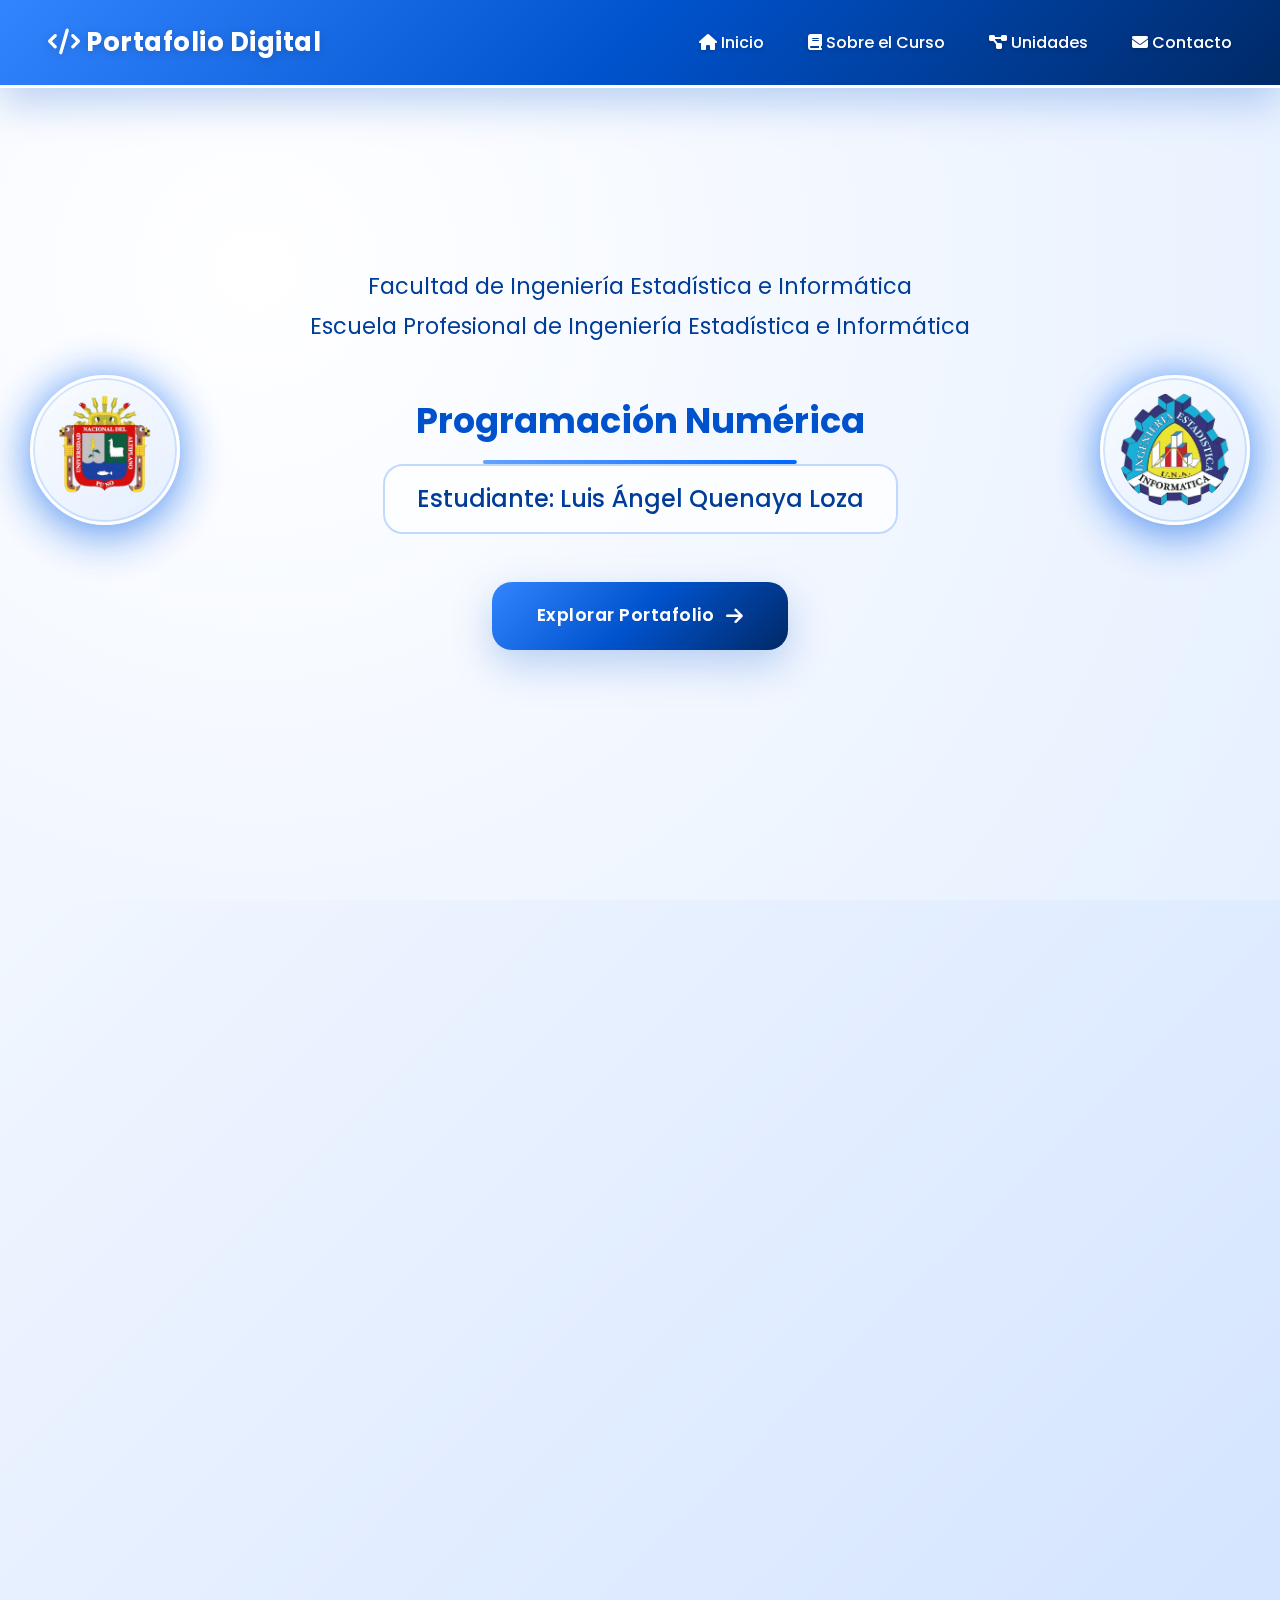
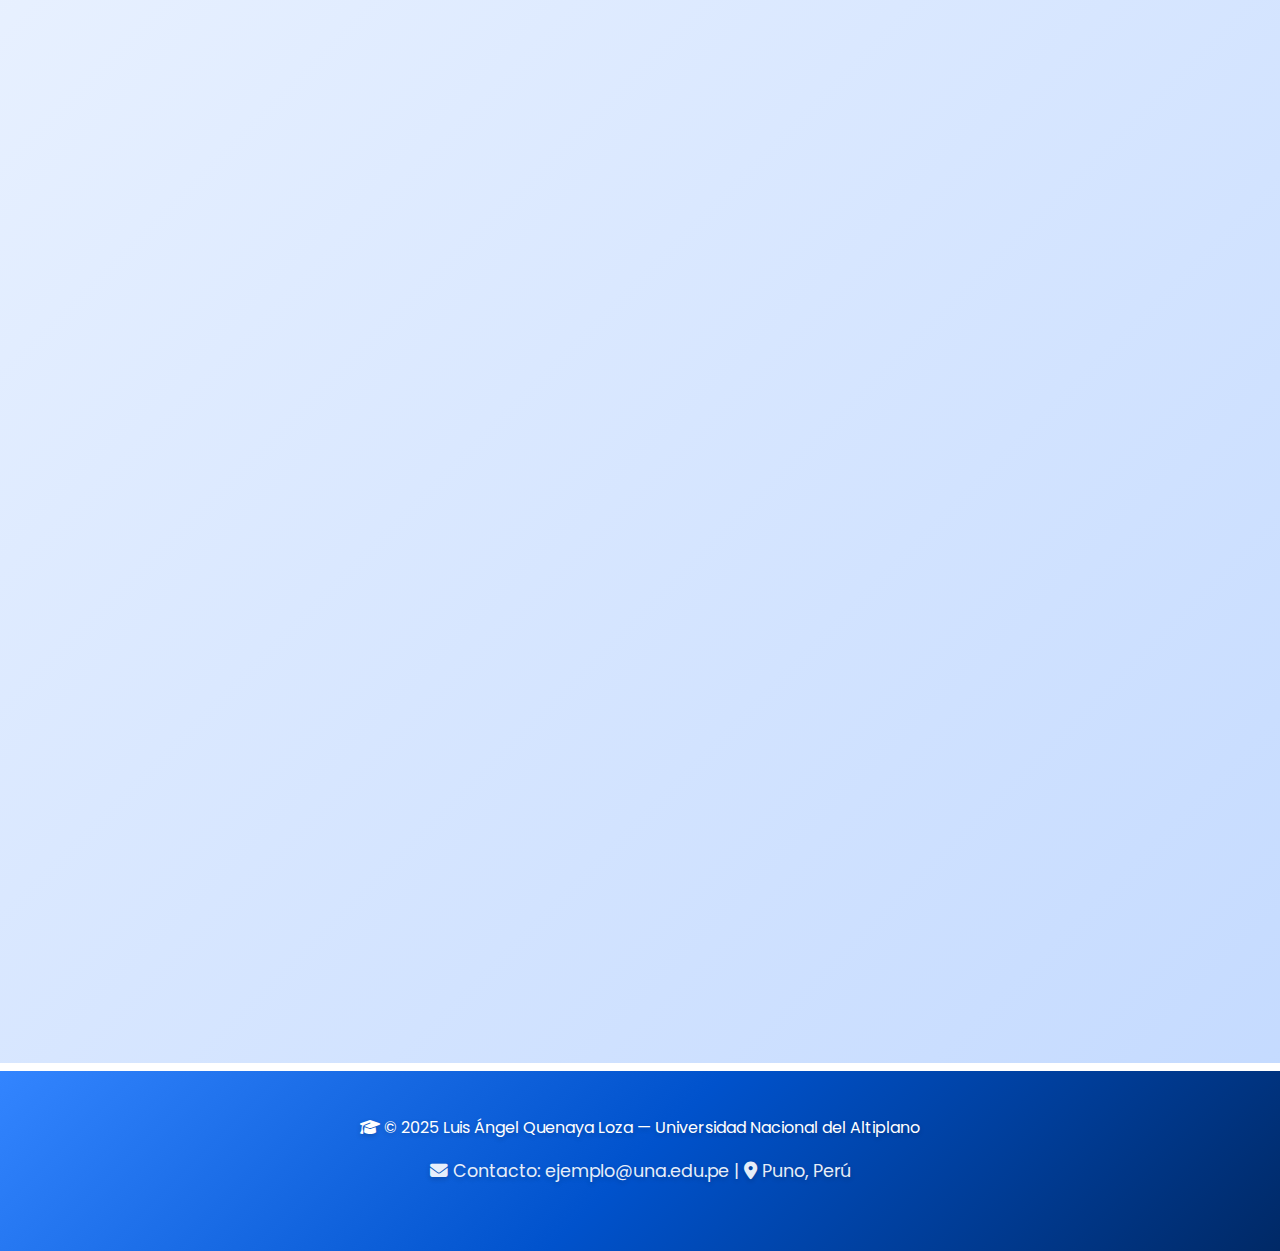
<file: index.html>
<!DOCTYPE html>
<html lang="es">
<head>
  <meta charset="UTF-8">
  <meta name="viewport" content="width=device-width, initial-scale=1.0">
  <title>Portafolio - Programación Numérica</title>

  <!-- Tipografía -->
  <link href="https://fonts.googleapis.com/css2?family=Poppins:wght@300;400;600;700&display=swap" rel="stylesheet">
  <!-- Íconos -->
  <link rel="stylesheet" href="https://cdnjs.cloudflare.com/ajax/libs/font-awesome/6.4.0/css/all.min.css">

  <style>
    :root {
      --white: #ffffff;
      --white-soft: #f8faff;
      --blue-50: #e6f0ff;
      --blue-100: #c2d9ff;
      --blue-200: #99c2ff;
      --blue-300: #66a3ff;
      --blue-400: #3385ff;
      --blue-500: #0066ff;
      --blue-600: #0052cc;
      --blue-700: #003d99;
      --blue-800: #002966;
      --blue-900: #001433;
      --gradient-primary: linear-gradient(135deg, var(--blue-400), var(--blue-600), var(--blue-800));
      --gradient-secondary: linear-gradient(135deg, var(--blue-300), var(--blue-500));
      --gradient-light: linear-gradient(135deg, var(--white), var(--blue-100));
      --gradient-card: linear-gradient(145deg, rgba(255,255,255,0.95), rgba(230,240,255,0.98));
      --gradient-dark: linear-gradient(135deg, var(--blue-900), var(--blue-800));
      --radius: 20px;
      --shadow-light: 0 10px 30px rgba(0, 82, 204, 0.15);
      --shadow-medium: 0 15px 40px rgba(0, 82, 204, 0.25);
      --shadow-heavy: 0 20px 50px rgba(0, 82, 204, 0.3);
      --glow-blue: 0 0 25px rgba(51, 133, 255, 0.6);
      font-family: 'Poppins', sans-serif;
    }

    * { 
      margin: 0; 
      padding: 0; 
      box-sizing: border-box; 
    }

    body {
      background: var(--gradient-light);
      color: var(--blue-900);
      overflow-x: hidden;
      line-height: 1.7;
      min-height: 100vh;
    }

    /* Fondo animado de redes neuronales con degradado */
    canvas#network {
      position: fixed;
      top: 0; 
      left: 0;
      width: 100%;
      height: 100%;
      z-index: -1;
      background: var(--gradient-light);
    }

    /* Logos laterales con efecto flotante y degradado */
    .logo-lateral {
      position: fixed;
      top: 50%;
      transform: translateY(-50%);
      width: 150px;
      height: 150px;
      opacity: 0.95;
      z-index: 1500;
      transition: all 0.5s cubic-bezier(0.175, 0.885, 0.32, 1.275);
      filter: drop-shadow(0 0 20px rgba(51, 133, 255, 0.7));
      border-radius: 50%;
      background: var(--gradient-card);
      padding: 15px;
      border: 3px solid var(--white);
      box-shadow: var(--shadow-medium), inset 0 0 0 2px rgba(51, 133, 255, 0.2);
      animation: floatLogo 8s ease-in-out infinite;
    }
    
    .logo-lateral:hover { 
      transform: translateY(-50%) scale(1.15) rotate(5deg);
      filter: drop-shadow(0 0 30px rgba(51, 133, 255, 0.9));
      border-color: var(--blue-400);
      box-shadow: var(--shadow-heavy), inset 0 0 0 3px rgba(51, 133, 255, 0.3);
    }
    
    @keyframes floatLogo {
      0%, 100% { transform: translateY(-50%); }
      50% { transform: translateY(calc(-50% + 20px)); }
    }
    
    .logo-izq { 
      left: 30px; 
      animation-delay: 0s;
    }
    
    .logo-der { 
      right: 30px; 
      animation-delay: 4s;
    }

    /* Navbar elegante con degradado */
    header {
      position: fixed;
      top: 0; 
      left: 0;
      width: 100%;
      padding: 1.3rem 3rem;
      display: flex;
      justify-content: space-between;
      align-items: center;
      background: var(--gradient-primary);
      backdrop-filter: blur(20px);
      box-shadow: var(--shadow-medium);
      z-index: 1000;
      border-bottom: 3px solid var(--white);
      transition: all 0.4s ease;
    }

    header.scrolled {
      padding: 1rem 3rem;
      background: var(--gradient-primary);
      box-shadow: var(--shadow-heavy);
    }

    header h1 {
      font-size: 1.6rem;
      font-weight: 700;
      color: var(--white);
      text-shadow: 0 2px 10px rgba(0, 0, 0, 0.2);
      letter-spacing: 0.5px;
    }

    nav a {
      color: var(--white);
      margin-left: 2.5rem;
      text-decoration: none;
      font-weight: 500;
      transition: all 0.3s ease;
      position: relative;
      padding: 0.4rem 0;
      text-shadow: 0 2px 5px rgba(0, 0, 0, 0.2);
    }
    
    nav a::after {
      content: '';
      position: absolute;
      bottom: 0;
      left: 0;
      width: 0;
      height: 3px;
      background: var(--white);
      transition: width 0.4s cubic-bezier(0.175, 0.885, 0.32, 1.275);
      border-radius: 2px;
    }
    
    nav a:hover { 
      color: var(--white-soft); 
    }
    
    nav a:hover::after {
      width: 100%;
    }

    /* Hero section con efecto de entrada y degradado */
    .hero {
      height: 100vh;
      padding: 2rem;
      display: flex;
      flex-direction: column;
      justify-content: center;
      align-items: center;
      text-align: center;
      color: var(--blue-900);
      animation: fadeInUp 1.5s ease-out;
      position: relative;
      background: radial-gradient(circle at 20% 30%, rgba(255,255,255,1) 0%, rgba(230,240,255,1) 100%);
    }

    .hero::before {
      content: '';
      position: absolute;
      top: 0;
      left: 0;
      width: 100%;
      height: 100%;
      background: radial-gradient(circle at 80% 70%, rgba(51, 133, 255, 0.15) 0%, transparent 70%);
      z-index: -1;
    }

    .hero h2 { 
      font-size: 3.5rem; 
      margin-bottom: 1rem;
      background: var(--gradient-primary);
      -webkit-background-clip: text;
      background-clip: text;
      color: transparent;
      text-shadow: 0 5px 15px rgba(0, 82, 204, 0.1);
    }
    
    .hero p { 
      font-size: 1.4rem; 
      margin-bottom: 1rem; 
      color: var(--blue-700);
      max-width: 800px;
      line-height: 1.8;
    }
    
    .hero h3 { 
      font-size: 2.2rem; 
      margin-top: 1.8rem; 
      color: var(--blue-600);
      position: relative;
      display: inline-block;
      padding-bottom: 0.8rem;
    }
    
    .hero h3::after {
      content: '';
      position: absolute;
      bottom: 0;
      left: 50%;
      transform: translateX(-50%);
      width: 70%;
      height: 4px;
      background: var(--gradient-secondary);
      border-radius: 2px;
    }
    
    .hero h4 { 
      font-size: 1.5rem; 
      margin-bottom: 3rem; 
      color: var(--blue-700);
      font-weight: 500;
      background: rgba(255,255,255,0.7);
      padding: 0.8rem 2rem;
      border-radius: var(--radius);
      border: 2px solid var(--blue-100);
    }

    @keyframes fadeInUp {
      from { 
        opacity: 0; 
        transform: translateY(50px); 
      }
      to { 
        opacity: 1; 
        transform: translateY(0); 
      }
    }

    /* Botón con efecto de pulso y degradado */
    .btn {
      display: inline-flex;
      align-items: center;
      justify-content: center;
      gap: 12px;
      padding: 1.2rem 2.8rem;
      background: var(--gradient-primary);
      border-radius: var(--radius);
      color: var(--white);
      text-decoration: none;
      font-weight: 600;
      transition: all 0.4s cubic-bezier(0.175, 0.885, 0.32, 1.275);
      box-shadow: var(--shadow-medium);
      border: none;
      cursor: pointer;
      position: relative;
      overflow: hidden;
      letter-spacing: 0.5px;
      font-size: 1.1rem;
    }
    
    .btn::before {
      content: '';
      position: absolute;
      top: 0;
      left: -100%;
      width: 100%;
      height: 100%;
      background: linear-gradient(90deg, transparent, rgba(255, 255, 255, 0.3), transparent);
      transition: left 0.8s ease;
    }
    
    .btn:hover::before {
      left: 100%;
    }
    
    .btn:hover {
      transform: translateY(-8px) scale(1.08);
      box-shadow: var(--shadow-heavy), var(--glow-blue);
    }
    
    .btn:active {
      transform: translateY(-4px) scale(1.04);
    }
    
    .btn i {
      font-size: 1.2rem;
      transition: transform 0.4s ease;
    }
    
    .btn:hover i {
      transform: translateX(8px);
    }

    /* Microreacción al hacer hover en unidades */
    .unidad {
      margin-bottom: 3rem;
      padding: 2.2rem;
      border-radius: var(--radius);
      background: var(--gradient-card);
      transition: all 0.5s cubic-bezier(0.175, 0.885, 0.32, 1.275);
      border: 2px solid var(--white);
      box-shadow: var(--shadow-light);
      position: relative;
      overflow: hidden;
    }
    
    .unidad::before {
      content: '';
      position: absolute;
      top: 0;
      left: 0;
      width: 8px;
      height: 100%;
      background: var(--gradient-primary);
      opacity: 0;
      transition: opacity 0.5s ease;
    }
    
    .unidad:hover {
      transform: translateX(15px) scale(1.03);
      box-shadow: var(--shadow-heavy);
      border-color: var(--blue-300);
    }
    
    .unidad:hover::before {
      opacity: 1;
    }
    
    .unidad h4 {
      font-size: 1.8rem;
      color: var(--blue-700);
      margin-bottom: 1.2rem;
      padding-bottom: 0.8rem;
      border-bottom: 3px solid var(--blue-200);
      display: flex;
      align-items: center;
      gap: 12px;
    }
    
    .unidad h4 i {
      font-size: 1.6rem;
      background: var(--gradient-secondary);
      -webkit-background-clip: text;
      background-clip: text;
      color: transparent;
    }
    
    .unidad p {
      margin-bottom: 2rem;
      color: var(--blue-800);
      font-size: 1.1rem;
      line-height: 1.8;
    }

    /* Secciones con efecto de aparición y degradado */
    .section {
      max-width: 1200px;
      margin: 7rem auto;
      padding: 4rem;
      background: var(--gradient-card);
      border-radius: var(--radius);
      box-shadow: var(--shadow-medium);
      backdrop-filter: blur(10px);
      border: 2px solid var(--white);
      opacity: 0;
      transform: translateY(40px);
      transition: all 1s ease;
    }
    
    .section.visible {
      opacity: 1;
      transform: translateY(0);
    }

    .section h3 {
      text-align: center;
      font-size: 2.6rem;
      color: var(--blue-800);
      margin-bottom: 3rem;
      position: relative;
      display: inline-block;
      left: 50%;
      transform: translateX(-50%);
      padding-bottom: 1rem;
    }
    
    .section h3::after {
      content: '';
      position: absolute;
      bottom: 0;
      left: 0;
      width: 100%;
      height: 5px;
      background: var(--gradient-primary);
      border-radius: 3px;
    }
    
    .section h3 i {
      margin-right: 15px;
      background: var(--gradient-primary);
      -webkit-background-clip: text;
      background-clip: text;
      color: transparent;
    }

    /* Footer con degradado */
    footer {
      text-align: center;
      padding: 3rem;
      margin-top: 5rem;
      background: var(--gradient-primary);
      color: var(--white);
      font-size: 1rem;
      border-top: 3px solid var(--white);
      position: relative;
      overflow: hidden;
    }
    
    footer::before {
      content: '';
      position: absolute;
      top: 0;
      left: 0;
      width: 100%;
      height: 5px;
      background: var(--white);
    }
    
    footer p {
      margin-bottom: 1rem;
      text-shadow: 0 2px 5px rgba(0, 0, 0, 0.2);
    }

    /* Frases dinámicas con animación y degradado */
    #motivacion-text {
      text-align: center;
      font-size: 1.6rem;
      color: var(--blue-700);
      margin-top: 2.5rem;
      transition: all 0.6s ease;
      font-weight: 600;
      letter-spacing: 0.5px;
      padding: 1.5rem;
      border-radius: var(--radius);
      background: var(--gradient-card);
      border: 2px solid var(--blue-100);
      min-height: 90px;
      display: flex;
      align-items: center;
      justify-content: center;
      box-shadow: var(--shadow-light);
    }
    
    /* Efecto de partículas flotantes azules y blancas */
    .particle {
      position: absolute;
      border-radius: 50%;
      pointer-events: none;
      z-index: -1;
    }
    
    /* Animación para títulos importantes */
    @keyframes highlight {
      0% { 
        text-shadow: 0 0 10px rgba(51, 133, 255, 0.3); 
        transform: scale(1);
      }
      50% { 
        text-shadow: 0 0 25px rgba(51, 133, 255, 0.7); 
        transform: scale(1.02);
      }
      100% { 
        text-shadow: 0 0 10px rgba(51, 133, 255, 0.3); 
        transform: scale(1);
      }
    }
    
    .highlight {
      animation: highlight 4s infinite;
      display: inline-block;
    }
    
    /* Scroll suave */
    html {
      scroll-behavior: smooth;
      scroll-padding-top: 90px;
    }
    
    /* Efectos especiales */
    .glow-effect {
      position: relative;
    }
    
    .glow-effect::after {
      content: '';
      position: absolute;
      top: -10px;
      left: -10px;
      right: -10px;
      bottom: -10px;
      background: var(--gradient-primary);
      border-radius: calc(var(--radius) + 10px);
      z-index: -1;
      opacity: 0;
      transition: opacity 0.4s ease;
    }
    
    .glow-effect:hover::after {
      opacity: 0.3;
    }
    
    /* Responsive */
    @media (max-width: 992px) {
      .logo-lateral {
        width: 120px;
        height: 120px;
      }
      
      .logo-izq { left: 15px; }
      .logo-der { right: 15px; }
      
      .hero h2 { font-size: 2.8rem; }
      .hero p { font-size: 1.2rem; }
      .hero h3 { font-size: 1.8rem; }
      .hero h4 { font-size: 1.3rem; }
      
      .section {
        padding: 3rem;
        margin: 5rem auto;
      }
      
      nav a {
        margin-left: 1.8rem;
      }
    }
    
    @media (max-width: 768px) {
      header {
        padding: 1rem 1.5rem;
        flex-direction: column;
        gap: 1.2rem;
      }
      
      nav {
        display: flex;
        gap: 1.2rem;
        flex-wrap: wrap;
        justify-content: center;
      }
      
      nav a {
        margin-left: 0;
      }
      
      .hero h2 { font-size: 2.3rem; }
      .hero h3 { font-size: 1.6rem; }
      .hero h4 { font-size: 1.2rem; }
      
      .logo-lateral {
        position: relative;
        top: auto;
        transform: none;
        margin: 2rem auto;
        display: block;
        animation: none;
        width: 140px;
        height: 140px;
      }
      
      .logo-izq, .logo-der {
        position: relative;
        left: auto;
        right: auto;
      }
      
      .logo-izq { order: 1; margin-bottom: 1rem; }
      .logo-der { order: 2; }
      
      .hero {
        padding: 1.5rem;
      }
      
      .section {
        padding: 2.5rem 1.5rem;
      }
      
      .btn {
        padding: 1rem 2rem;
        font-size: 1rem;
      }
    }
    
    @media (max-width: 480px) {
      .hero h2 { font-size: 2rem; }
      .hero p { font-size: 1rem; }
      .section h3 { font-size: 2rem; }
      .unidad h4 { font-size: 1.5rem; }
    }
  </style>
</head>

<body>

<!-- Fondo animado de redes neuronales -->
<canvas id="network"></canvas>

<!-- Logos laterales -->
<img src="UNA.png" class="logo-lateral logo-izq" alt="UNA Puno">
<img src="finesi.png" class="logo-lateral logo-der" alt="Escuela de Informática">

<!-- Navbar -->
<header id="main-header">
  <h1><i class="fas fa-code"></i> Portafolio Digital</h1>
  <nav>
    <a href="#inicio"><i class="fas fa-home"></i> Inicio</a>
    <a href="#sobre"><i class="fas fa-book"></i> Sobre el Curso</a>
    <a href="#actividades"><i class="fas fa-project-diagram"></i> Unidades</a>
    <a href="#contacto"><i class="fas fa-envelope"></i> Contacto</a>
  </nav>
</header>

<!-- Hero -->
<section class="hero" id="inicio">
  <h2>Universidad Nacional del Altiplano</h2>
  <p>Facultad de Ingeniería Estadística e Informática <br>
  Escuela Profesional de Ingeniería Estadística e Informática</p>
  <h3>Programación Numérica</h3>
  <h4>Estudiante: Luis Ángel Quenaya Loza</h4>
  <a href="#actividades" class="btn glow-effect">Explorar Portafolio <i class="fas fa-arrow-right"></i></a>
</section>

<!-- Sobre el curso -->
<section class="section" id="sobre">
  <h3><i class="fas fa-chalkboard-teacher"></i> Sobre el Curso</h3>
  <p>
    El curso de <strong class="highlight">Programación Numérica</strong> aborda el estudio e implementación de métodos computacionales
    para resolver problemas matemáticos complejos.  
    Se desarrollan competencias en el diseño de algoritmos, pensamiento lógico y precisión en el cálculo numérico.
  </p>
  <div id="motivacion-text">"Innovando con resultados"</div>
</section>

<!-- Unidades -->
<section class="section" id="actividades">
  <h3><i class="fas fa-layer-group"></i> Unidades del Curso</h3>

  <div class="unidad glow-effect">
    <h4><i class="fas fa-cube"></i> Unidad 1</h4>
    <p>Fundamentos de la programación numérica, estructuras y primeros algoritmos.</p>
    <a href="unidad1.html" target="_blank" class="btn">Abrir Unidad 1 <i class="fas fa-external-link-alt"></i></a>
  </div>

  <div class="unidad glow-effect">
    <h4><i class="fas fa-chart-line"></i> Unidad 2</h4>
    <p>Métodos numéricos aplicados a ecuaciones, interpolación e integración.</p>
    <a href="unidad2.html" target="_blank" class="btn">Abrir Unidad 2 <i class="fas fa-external-link-alt"></i></a>
  </div>

</section>

<!-- Footer -->
<footer id="contacto">
  <p><i class="fas fa-graduation-cap"></i> © 2025 Luis Ángel Quenaya Loza — Universidad Nacional del Altiplano</p>
  <p style="margin-top: 1rem; opacity: 0.9; font-size: 1.1rem;">
    <i class="fas fa-envelope"></i> Contacto: ejemplo@una.edu.pe | 
    <i class="fas fa-map-marker-alt"></i> Puno, Perú
  </p>
</footer>

<!-- Scripts para animaciones y efectos -->
<script>
  // Frases motivacionales dinámicas
  const frases = [
    "“Innovando con resultados”",
    "“Cada algoritmo suma precisión”",
    "“Un ingeniero resuelve, no se rinde”",
    "“El código también es arte”",
    "“Pensamiento lógico, impacto real”",
    "“De los números nace la innovación”",
    "“Programar es crear soluciones”",
    "“La precisión numérica transforma el mundo”"
  ];

  let idx = 0;
  setInterval(() => {
    idx = (idx + 1) % frases.length;
    const el = document.getElementById("motivacion-text");
    el.style.opacity = 0;
    el.style.transform = "translateY(15px) scale(0.95)";
    setTimeout(() => {
      el.textContent = frases[idx];
      el.style.opacity = 1;
      el.style.transform = "translateY(0) scale(1)";
    }, 300);
  }, 5000);

  // Fondo animado de redes neuronales (mejorado con azules vibrantes)
  const canvas = document.getElementById('network');
  const ctx = canvas.getContext('2d');
  let w, h, nodes = [];

  function resize() {
    w = canvas.width = window.innerWidth;
    h = canvas.height = window.innerHeight;
    
    // Crear nodos para la red neuronal
    nodes = [];
    const nodeCount = Math.min(120, Math.floor((w * h) / 12000));
    
    for (let i = 0; i < nodeCount; i++) {
      nodes.push({
        x: Math.random() * w,
        y: Math.random() * h,
        vx: (Math.random() - 0.5) * 0.6,
        vy: (Math.random() - 0.5) * 0.6,
        radius: Math.random() * 3 + 1.5,
        color: `rgba(${Math.floor(Math.random() * 100 + 155)}, ${Math.floor(Math.random() * 100 + 155)}, 255, 0.8)`
      });
    }
  }
  
  window.addEventListener('resize', resize);
  resize();

  function draw() {
    // Fondo con desenfoque de movimiento
    ctx.fillStyle = 'rgba(230, 240, 255, 0.03)';
    ctx.fillRect(0, 0, w, h);
    
    // Dibujar conexiones
    for (let i = 0; i < nodes.length; i++) {
      for (let j = i + 1; j < nodes.length; j++) {
        const dx = nodes[i].x - nodes[j].x;
        const dy = nodes[i].y - nodes[j].y;
        const distance = Math.sqrt(dx * dx + dy * dy);
        
        if (distance < 180) {
          // Gradiente para las conexiones
          const opacity = 1 - (distance / 180);
          const gradient = ctx.createLinearGradient(
            nodes[i].x, nodes[i].y,
            nodes[j].x, nodes[j].y
          );
          gradient.addColorStop(0, `rgba(102, 163, 255, ${opacity * 0.7})`);
          gradient.addColorStop(0.5, `rgba(255, 255, 255, ${opacity * 0.9})`);
          gradient.addColorStop(1, `rgba(51, 133, 255, ${opacity * 0.7})`);
          
          ctx.strokeStyle = gradient;
          ctx.lineWidth = 1.8;
          ctx.beginPath();
          ctx.moveTo(nodes[i].x, nodes[i].y);
          ctx.lineTo(nodes[j].x, nodes[j].y);
          ctx.stroke();
        }
      }
    }
    
    // Dibujar nodos
    for (let node of nodes) {
      // Actualizar posición
      node.x += node.vx;
      node.y += node.vy;
      
      // Rebotar en los bordes
      if (node.x < 0 || node.x > w) node.vx *= -1;
      if (node.y < 0 || node.y > h) node.vy *= -1;
      
      // Dibujar nodo con gradiente
      const gradient = ctx.createRadialGradient(
        node.x, node.y, 0,
        node.x, node.y, node.radius * 4
      );
      gradient.addColorStop(0, 'rgba(255, 255, 255, 1)');
      gradient.addColorStop(0.3, `rgba(102, 163, 255, 0.9)`);
      gradient.addColorStop(1, 'rgba(51, 133, 255, 0)');
      
      ctx.beginPath();
      ctx.arc(node.x, node.y, node.radius, 0, Math.PI * 2);
      ctx.fillStyle = gradient;
      ctx.fill();
      
      // Brillo interior
      ctx.beginPath();
      ctx.arc(node.x - node.radius/4, node.y - node.radius/4, node.radius/2, 0, Math.PI * 2);
      ctx.fillStyle = 'rgba(255, 255, 255, 0.9)';
      ctx.fill();
    }
    
    requestAnimationFrame(draw);
  }
  
  draw();

  // Animación al hacer scroll
  const sections = document.querySelectorAll('.section');
  const header = document.getElementById('main-header');
  
  // Observador para animar secciones al hacer scroll
  const observer = new IntersectionObserver((entries) => {
    entries.forEach(entry => {
      if (entry.isIntersecting) {
        entry.target.classList.add('visible');
      }
    });
  }, { threshold: 0.1 });
  
  sections.forEach(section => {
    observer.observe(section);
  });
  
  // Cambiar estilo del header al hacer scroll
  window.addEventListener('scroll', () => {
    if (window.scrollY > 50) {
      header.classList.add('scrolled');
    } else {
      header.classList.remove('scrolled');
    }
  });

  // Crear partículas flotantes azules y blancas
  function createParticles() {
    const particlesContainer = document.createElement('div');
    particlesContainer.style.position = 'fixed';
    particlesContainer.style.top = '0';
    particlesContainer.style.left = '0';
    particlesContainer.style.width = '100%';
    particlesContainer.style.height = '100%';
    particlesContainer.style.pointerEvents = 'none';
    particlesContainer.style.zIndex = '-1';
    document.body.appendChild(particlesContainer);
    
    for (let i = 0; i < 40; i++) {
      const particle = document.createElement('div');
      particle.classList.add('particle');
      
      // Posición aleatoria
      particle.style.left = `${Math.random() * 100}vw`;
      particle.style.top = `${Math.random() * 100}vh`;
      
      // Tamaño aleatorio
      const size = Math.random() * 4 + 1;
      particle.style.width = `${size}px`;
      particle.style.height = `${size}px`;
      
      // Color azul o blanco aleatorio
      const isBlue = Math.random() > 0.3;
      particle.style.background = isBlue 
        ? `radial-gradient(circle, rgba(102, 163, 255, 0.8), rgba(51, 133, 255, 0.4))` 
        : `radial-gradient(circle, rgba(255, 255, 255, 0.9), rgba(255, 255, 255, 0.5))`;
      
      // Animación flotante
      particle.style.animation = `floatParticle ${Math.random() * 15 + 10}s infinite ease-in-out`;
      particle.style.animationDelay = `${Math.random() * 5}s`;
      
      particlesContainer.appendChild(particle);
    }
    
    // Añadir estilo para la animación de partículas
    const style = document.createElement('style');
    style.textContent = `
      @keyframes floatParticle {
        0%, 100% { 
          transform: translate(0, 0) rotate(0deg) scale(1); 
        }
        25% { 
          transform: translate(${Math.random() * 40 - 20}px, ${Math.random() * 40 - 20}px) rotate(90deg) scale(1.1); 
        }
        50% { 
          transform: translate(${Math.random() * 60 - 30}px, ${Math.random() * 60 - 30}px) rotate(180deg) scale(0.9); 
        }
        75% { 
          transform: translate(${Math.random() * 40 - 20}px, ${Math.random() * 40 - 20}px) rotate(270deg) scale(1.05); 
        }
      }
    `;
    document.head.appendChild(style);
  }
  
  createParticles();

  // Efecto de clic en botones (ondas azules)
  document.addEventListener('click', function(e) {
    if (e.target.classList.contains('btn') || e.target.closest('.btn')) {
      // Crear efecto de onda
      const btn = e.target.classList.contains('btn') ? e.target : e.target.closest('.btn');
      const ripple = document.createElement('span');
      const rect = btn.getBoundingClientRect();
      const size = Math.max(rect.width, rect.height);
      const x = e.clientX - rect.left - size / 2;
      const y = e.clientY - rect.top - size / 2;
      
      ripple.style.cssText = `
        position: absolute;
        border-radius: 50%;
        background: radial-gradient(circle, rgba(255,255,255,0.7), rgba(51, 133, 255, 0.4));
        transform: scale(0);
        animation: ripple-animation 0.8s linear;
        width: ${size}px;
        height: ${size}px;
        top: ${y}px;
        left: ${x}px;
        pointer-events: none;
        z-index: 1;
      `;
      
      btn.appendChild(ripple);
      
      setTimeout(() => {
        ripple.remove();
      }, 800);
    }
  });

  // Añadir estilo para el efecto de onda
  const rippleStyle = document.createElement('style');
  rippleStyle.textContent = `
    @keyframes ripple-animation {
      to {
        transform: scale(4);
        opacity: 0;
      }
    }
  `;
  document.head.appendChild(rippleStyle);

  // Efecto al pasar el cursor sobre las unidades
  document.querySelectorAll('.unidad').forEach(unidad => {
    unidad.addEventListener('mouseenter', function() {
      this.style.transform = 'translateX(15px) scale(1.05)';
    });
    
    unidad.addEventListener('mouseleave', function() {
      this.style.transform = 'translateX(0) scale(1)';
    });
  });

  // Efecto de escritura para el título principal
  const heroTitle = document.querySelector('.hero h2');
  const originalText = heroTitle.textContent;
  heroTitle.textContent = '';
  let charIndex = 0;
  
  function typeWriter() {
    if (charIndex < originalText.length) {
      heroTitle.textContent += originalText.charAt(charIndex);
      charIndex++;
      setTimeout(typeWriter, 50);
    }
  }
  
  // Iniciar efecto de escritura después de un breve retraso
  setTimeout(typeWriter, 1000);
</script>

</body>
</html>
</file>
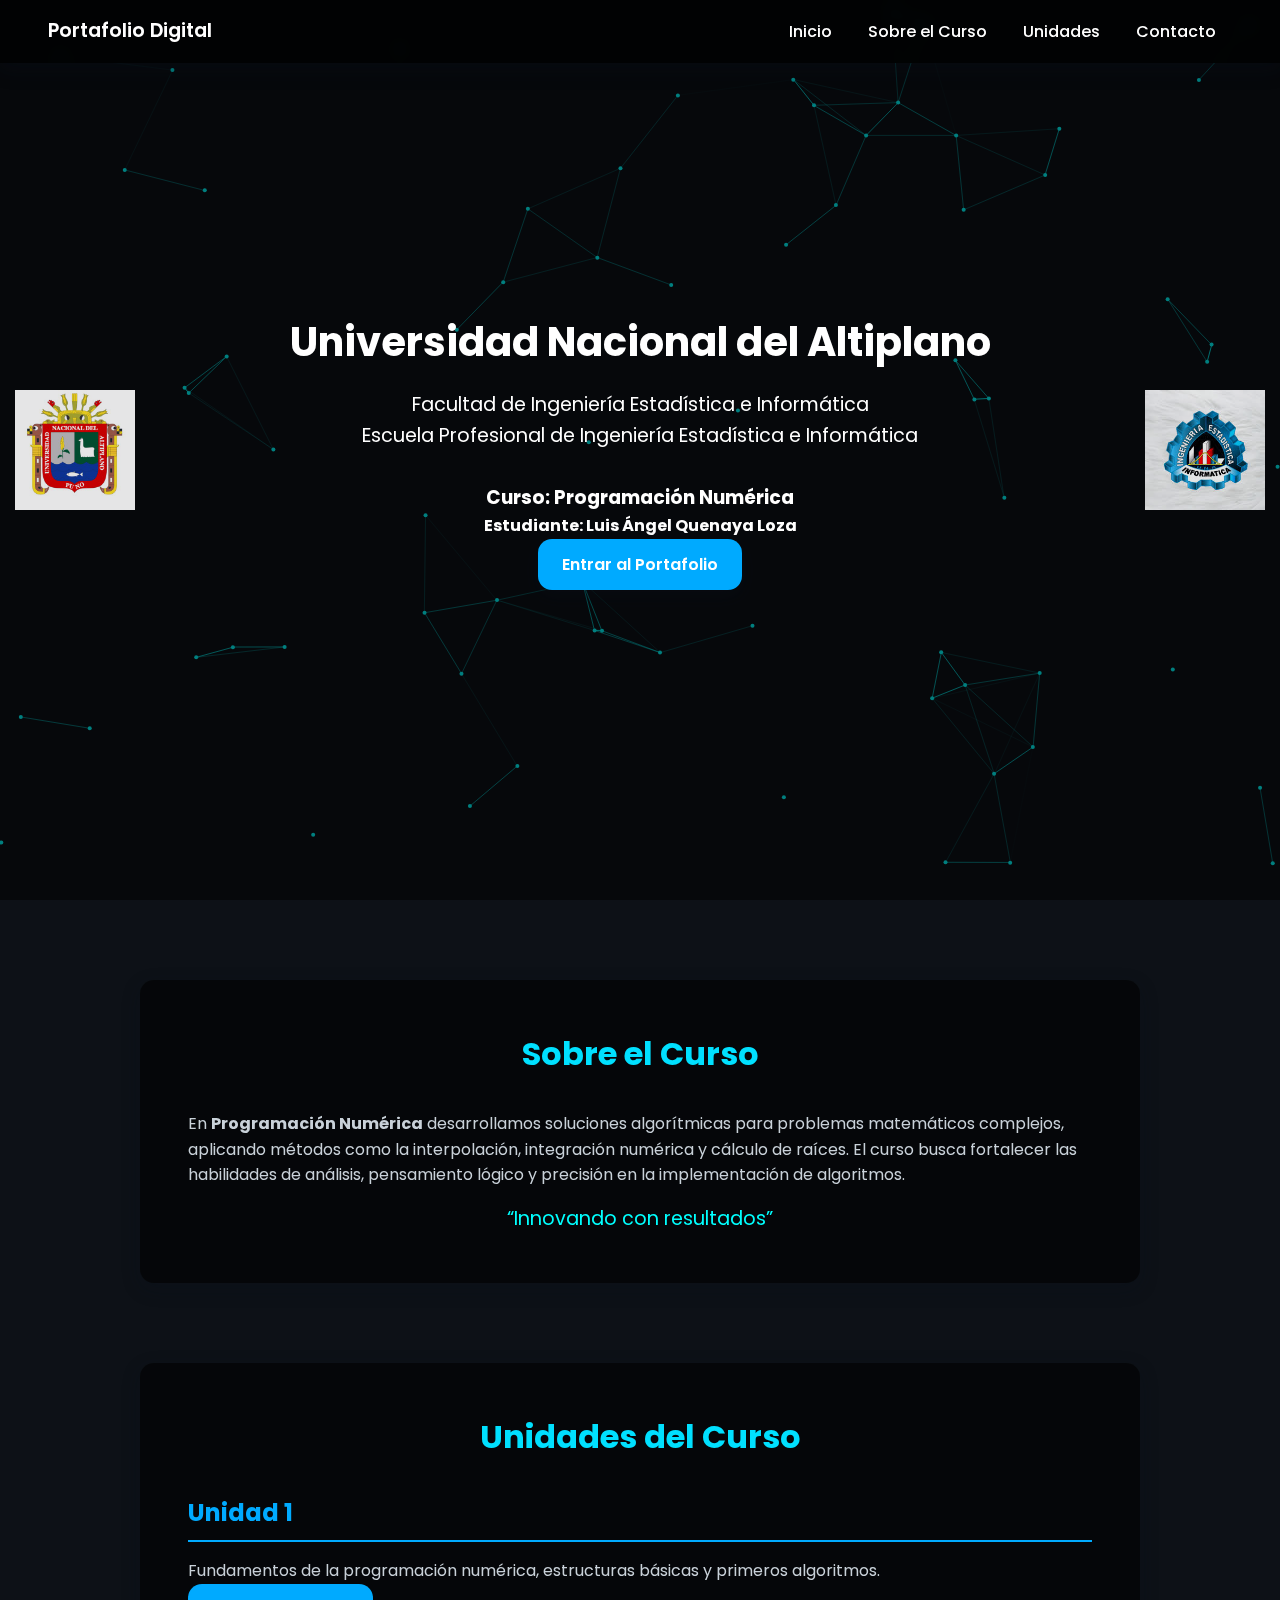
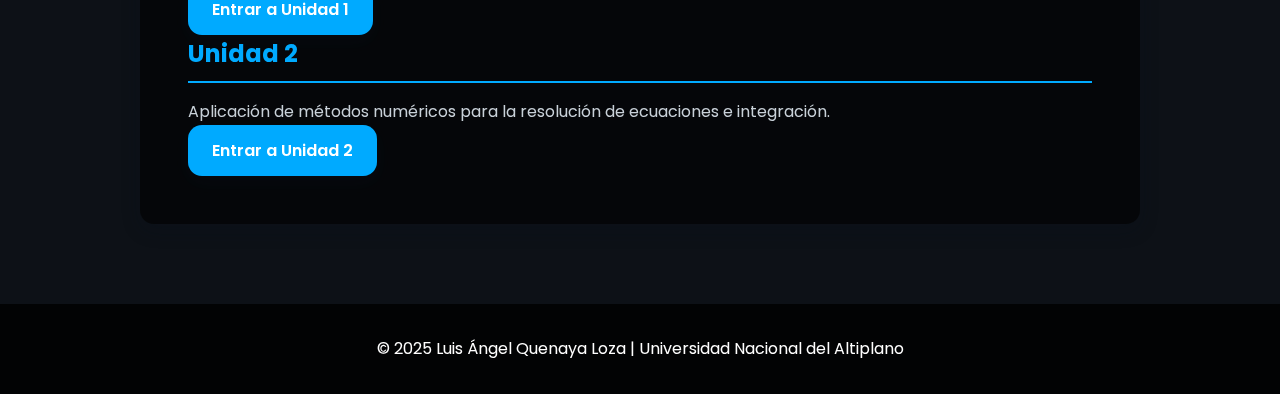
<file: pagina web/index.html>
<!DOCTYPE html>
<html lang="es">
<head>
  <meta charset="UTF-8">
  <meta name="viewport" content="width=device-width, initial-scale=1.0">
  <title>Portafolio - Programación Numérica</title>
  <link href="https://fonts.googleapis.com/css2?family=Poppins:wght@400;600&display=swap" rel="stylesheet">
  <style>
    :root {
      --accent: #00aaff;
      --accent-2: #00e0ff;
      --muted: #c9d1d9;
      --radius: 14px;
      --shadow: 0 6px 18px rgba(11,18,30,0.3);
      font-family: 'Poppins', sans-serif;
    }

    * { margin: 0; padding: 0; box-sizing: border-box; }

    body {
      background: #0d1117;
      color: var(--muted);
      line-height: 1.6;
      overflow: hidden;
    }

    /* Fondo animado */
    canvas#network {
      position: fixed;
      top: 0; left: 0;
      width: 100%;
      height: 100%;
      z-index: -1;
      background: #0d1117;
    }

    /* Navbar */
    header {
      position: fixed;
      top: 0;
      left: 0;
      width: 100%;
      background: rgba(0, 0, 0, 0.7);
      color: white;
      display: flex;
      justify-content: space-between;
      align-items: center;
      padding: 1rem 3rem;
      z-index: 1000;
      box-shadow: var(--shadow);
      backdrop-filter: blur(8px);
    }

    header h1 { font-size: 1.2rem; font-weight: 600; }
    nav a {
      color: white;
      margin: 0 1rem;
      text-decoration: none;
      font-weight: 500;
      transition: color 0.3s ease;
    }
    nav a:hover { color: var(--accent-2); }

    /* Logos laterales */
    .logo-lateral {
      position: fixed;
      top: 50%;
      transform: translateY(-50%);
      width: 110px;
      opacity: 0.9;
      z-index: 500;
    }
    .logo-izq { left: 15px; }
    .logo-der { right: 15px; }

    /* Portada */
    .hero {
      height: 100vh;
      display: flex;
      flex-direction: column;
      justify-content: center;
      align-items: center;
      text-align: center;
      color: white;
      padding: 2rem;
      background: rgba(0,0,0,0.5);
      animation: fadeIn 2s ease-in;
    }

    .hero h2 { font-size: 2.5rem; margin-bottom: 1rem; animation: slideIn 1.5s ease; }
    .hero p { font-size: 1.2rem; margin-bottom: 2rem; animation: slideIn 2s ease; }

    @keyframes slideIn {
      from { opacity: 0; transform: translateY(40px); }
      to { opacity: 1; transform: translateY(0); }
    }
    @keyframes fadeIn {
      from { opacity: 0; }
      to { opacity: 1; }
    }

    .btn {
      display: inline-block;
      padding: 0.8rem 1.5rem;
      background: var(--accent);
      border: none;
      border-radius: var(--radius);
      color: white;
      cursor: pointer;
      font-weight: 600;
      box-shadow: var(--shadow);
      transition: transform 0.3s ease, box-shadow 0.3s ease, background 0.3s ease;
      text-decoration: none;
    }
    .btn:hover {
      transform: scale(1.05);
      background: var(--accent-2);
    }

    /* Secciones */
    .section {
      max-width: 1000px;
      margin: 5rem auto;
      padding: 3rem;
      background: rgba(0, 0, 0, 0.6);
      border-radius: var(--radius);
      box-shadow: var(--shadow);
      backdrop-filter: blur(8px);
    }

    .section h3 {
      text-align: center;
      margin-bottom: 2rem;
      font-size: 2rem;
      color: var(--accent-2);
    }

    .unidad h4 {
      font-size: 1.5rem;
      margin-bottom: 1rem;
      color: var(--accent);
      border-bottom: 2px solid var(--accent);
      padding-bottom: 0.5rem;
    }

    footer {
      background: rgba(0, 0, 0, 0.8);
      color: white;
      text-align: center;
      padding: 2rem;
      margin-top: 3rem;
    }

    #motivacion-text {
      text-align: center;
      font-size: 1.2rem;
      color: #00ffff;
      margin-top: 1rem;
      transition: opacity 0.4s ease;
    }
  </style>
</head>
<body>

  <!-- Fondo animado -->
  <canvas id="network"></canvas>

  <!-- Logos laterales -->
  <img src="imagenes/una puno.jpg" class="logo-lateral logo-izq" alt="UNA Puno" style="width:120px; height:auto;">
<img src="imagenes/images.jpeg" class="logo-lateral logo-der" alt="Escuela de Informática" style="width:120px; height:auto;">


  <!-- Navbar -->
  <header>
    <h1>Portafolio Digital</h1>
    <nav>
      <a href="#inicio">Inicio</a>
      <a href="#sobre">Sobre el Curso</a>
      <a href="#actividades">Unidades</a>
      <a href="#contacto">Contacto</a>
    </nav>
  </header>

  <!-- Portada -->
  <section class="hero" id="inicio">
    <h2>Universidad Nacional del Altiplano</h2>
    <p>Facultad de Ingeniería Estadística e Informática<br>
    Escuela Profesional de Ingeniería Estadística e Informática</p>
    <h3>Curso: Programación Numérica</h3>
    <h4>Estudiante: Luis Ángel Quenaya Loza</h4>
    <a href="#actividades" class="btn">Entrar al Portafolio</a>
  </section>

  <!-- Descripción -->
  <section class="section" id="sobre">
    <h3>Sobre el Curso</h3>
    <p>
      En <strong>Programación Numérica</strong> desarrollamos soluciones algorítmicas para problemas matemáticos complejos,
      aplicando métodos como la interpolación, integración numérica y cálculo de raíces.  
      El curso busca fortalecer las habilidades de análisis, pensamiento lógico y precisión en la implementación de algoritmos.
    </p>
    <div id="motivacion-text">“Innovando con resultados”</div>
  </section>

  <!-- Unidades -->
  <section class="section" id="actividades">
    <h3>Unidades del Curso</h3>
    <div class="unidad">
      <h4>Unidad 1</h4>
      <p>Fundamentos de la programación numérica, estructuras básicas y primeros algoritmos.</p>
      <a href="unidad1.html" target="_blank" class="btn">Entrar a Unidad 1</a>
    </div>
    <div class="unidad">
      <h4>Unidad 2</h4>
      <p>Aplicación de métodos numéricos para la resolución de ecuaciones e integración.</p>
      <a href="unidad2.html" target="_blank" class="btn">Entrar a Unidad 2</a>
    </div>
  </section>

  <!-- Footer -->
  <footer id="contacto">
    <p>© 2025 Luis Ángel Quenaya Loza | Universidad Nacional del Altiplano</p>
  </footer>

  <!-- Frases dinámicas -->
  <script>
    const frases = [
      "“Innovando con resultados”",
      "“Cada algoritmo es un paso hacia la precisión”",
      "“Programar es convertir ideas en lógica”",
      "“El código también puede ser arte”",
      "“Resolver problemas es nuestra naturaleza”"
    ];
    let idx = 0;
    setInterval(() => {
      idx = (idx + 1) % frases.length;
      const el = document.getElementById("motivacion-text");
      el.style.opacity = 0;
      setTimeout(() => {
        el.textContent = frases[idx];
        el.style.opacity = 1;
      }, 300);
    }, 4000);

    // Fondo de redes neuronales
    const canvas = document.getElementById('network');
    const ctx = canvas.getContext('2d');
    let w, h, nodes;

    function resize() {
      w = canvas.width = window.innerWidth;
      h = canvas.height = window.innerHeight;
      nodes = Array(70).fill().map(() => ({
        x: Math.random() * w,
        y: Math.random() * h,
        vx: (Math.random() - 0.5) * 0.6,
        vy: (Math.random() - 0.5) * 0.6
      }));
    }
    window.addEventListener('resize', resize);
    resize();

    function draw() {
      ctx.clearRect(0, 0, w, h);
      for (let i = 0; i < nodes.length; i++) {
        const n1 = nodes[i];
        n1.x += n1.vx;
        n1.y += n1.vy;
        if (n1.x < 0 || n1.x > w) n1.vx *= -1;
        if (n1.y < 0 || n1.y > h) n1.vy *= -1;

        ctx.beginPath();
        ctx.arc(n1.x, n1.y, 2, 0, Math.PI * 2);
        ctx.fillStyle = '#00ffff';
        ctx.fill();

        for (let j = i + 1; j < nodes.length; j++) {
          const n2 = nodes[j];
          const dx = n1.x - n2.x;
          const dy = n1.y - n2.y;
          const dist = Math.sqrt(dx * dx + dy * dy);
          if (dist < 120) {
            ctx.strokeStyle = `rgba(0,255,255,${1 - dist / 120})`;
            ctx.beginPath();
            ctx.moveTo(n1.x, n1.y);
            ctx.lineTo(n2.x, n2.y);
            ctx.stroke();
          }
        }
      }
      requestAnimationFrame(draw);
    }
    draw();
  </script>
</body>
</html>
</file>
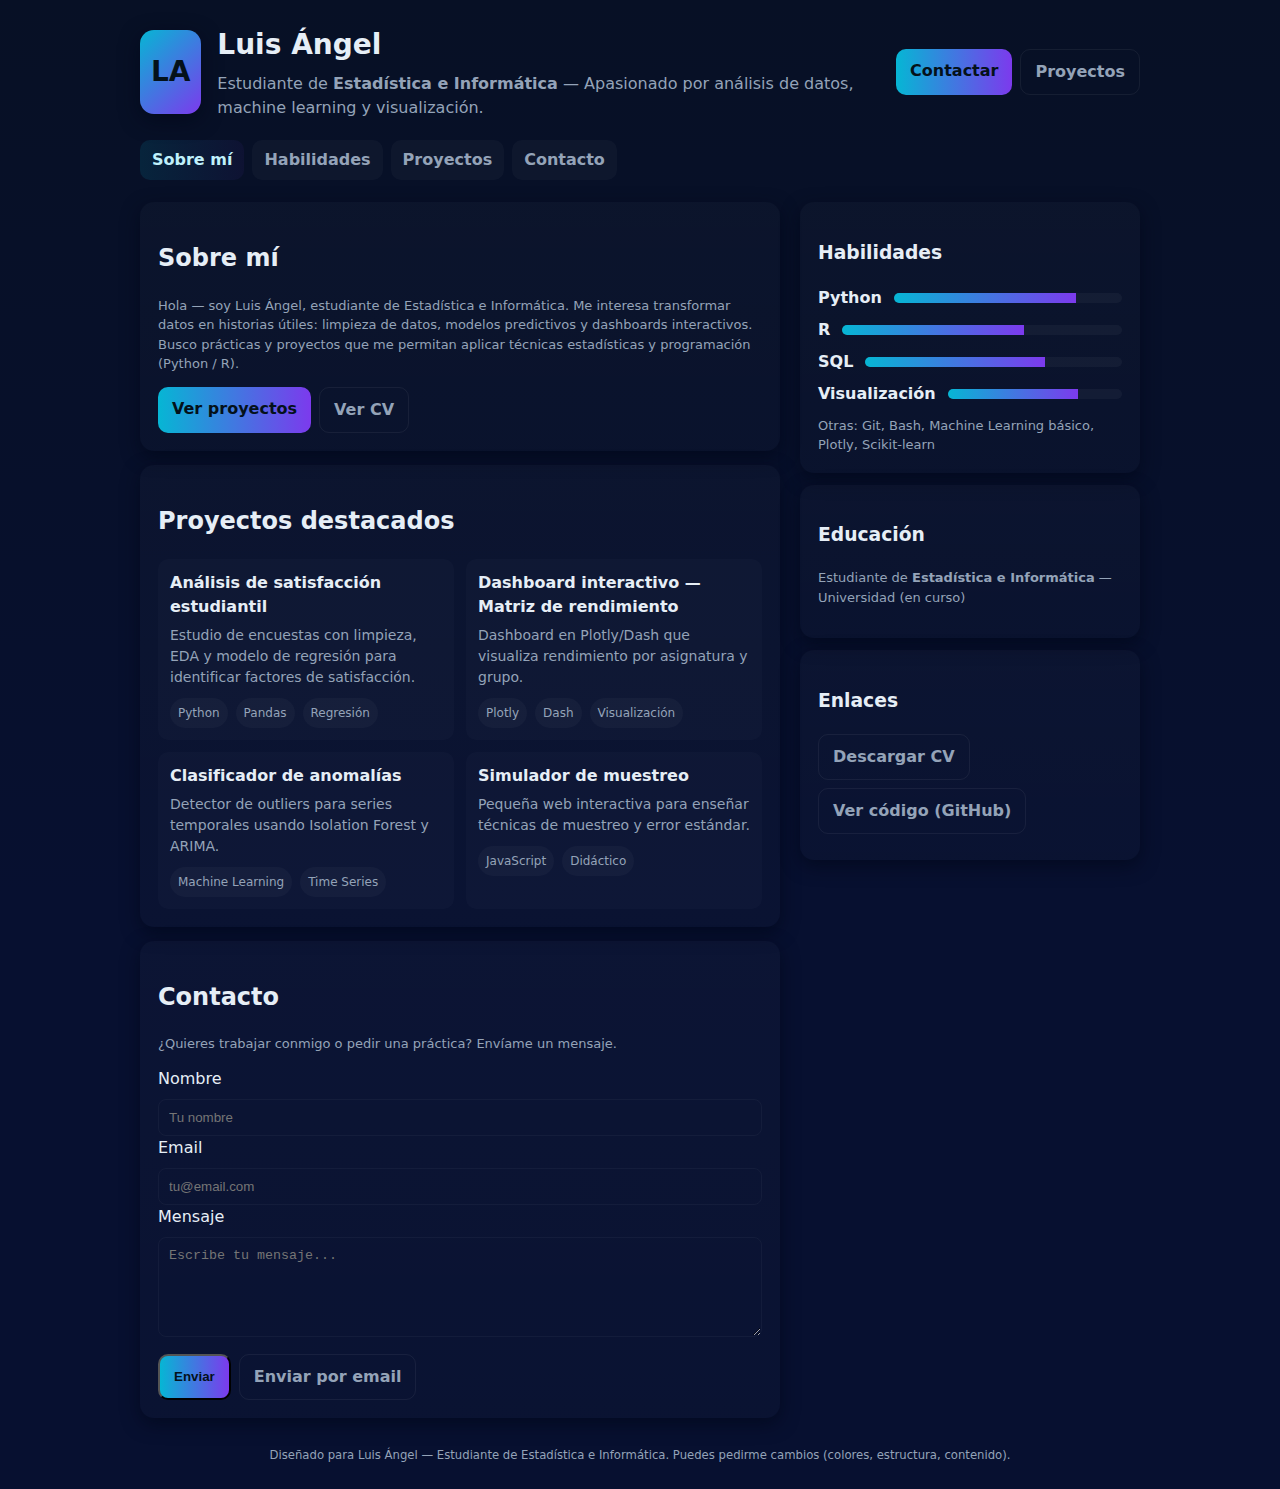
<file: Angel.html>
<!doctype html>
<html lang="es">
<head>
  <meta charset="utf-8" />
  <meta name="viewport" content="width=device-width,initial-scale=1" />
  <title>Luis Ángel — Estadística e Informática</title>
  <meta name="description" content="Portafolio de Luis Ángel — Estudiante de Estadística e Informática. Proyectos, habilidades y contacto." />
  <style>
    :root{--bg:#0f1724;--card:#0b1220;--accent:#06b6d4;--muted:#94a3b8;--glass:rgba(255,255,255,0.03)}
    *{box-sizing:border-box}
    body{margin:0;font-family:Inter,system-ui,Segoe UI,Roboto,"Helvetica Neue",Arial;line-height:1.5;background:linear-gradient(180deg,#071025 0%, #071030 60%);color:#e6eef6;padding:24px}
    .container{max-width:1000px;margin:0 auto}
    header{display:flex;gap:16px;align-items:center}
    .avatar{width:84px;height:84px;border-radius:14px;background:linear-gradient(135deg,var(--accent),#7c3aed);display:flex;align-items:center;justify-content:center;font-weight:700;color:#04111a;font-size:28px;box-shadow:0 6px 20px rgba(2,6,23,0.6)}
    h1{margin:0;font-size:28px}
    p.lead{color:var(--muted);margin:6px 0 0}

    nav{margin-top:20px;display:flex;gap:8px;flex-wrap:wrap}
    nav a{padding:8px 12px;background:var(--glass);border-radius:10px;text-decoration:none;color:var(--muted);font-weight:600}
    nav a.primary{background:linear-gradient(90deg, rgba(6,182,212,0.12), rgba(124,58,237,0.06));color:#bff0fb}

    main{display:grid;grid-template-columns:1fr 340px;gap:20px;margin-top:22px}
    @media (max-width:880px){main{grid-template-columns:1fr} .sidebar{order:2}}

    .card{background:linear-gradient(180deg,rgba(255,255,255,0.02),rgba(255,255,255,0.01));padding:18px;border-radius:14px;box-shadow:0 6px 18px rgba(2,6,23,0.6)}

    /* Projects */
    .projects{display:grid;grid-template-columns:repeat(2,1fr);gap:12px}
    @media (max-width:640px){.projects{grid-template-columns:1fr}}
    .project{padding:12px;border-radius:10px;background:rgba(255,255,255,0.02)}
    .project h3{margin:0 0 6px;font-size:16px}
    .project p{margin:0;color:var(--muted);font-size:14px}
    .tags{margin-top:10px;display:flex;gap:8px;flex-wrap:wrap}
    .tag{font-size:12px;padding:6px 8px;border-radius:999px;background:rgba(255,255,255,0.03);color:var(--muted)}

    /* Sidebar */
    .sidebar .section{margin-bottom:12px}
    .skill{display:flex;justify-content:space-between;align-items:center;margin:8px 0}
    .bar{height:10px;background:rgba(255,255,255,0.04);border-radius:999px;flex:1;margin-left:12px;overflow:hidden}
    .bar > i{display:block;height:100%;background:linear-gradient(90deg,var(--accent),#7c3aed)}

    footer{margin-top:26px;color:var(--muted);text-align:center;font-size:14px}

    /* buttons & small styles */
    .btn{display:inline-block;padding:10px 14px;border-radius:10px;text-decoration:none;font-weight:700}
    .btn-primary{background:linear-gradient(90deg,var(--accent),#7c3aed);color:#04111a}
    .btn-ghost{background:transparent;border:1px solid rgba(255,255,255,0.06);color:var(--muted)}

    .contact-form input,.contact-form textarea{width:100%;padding:10px;border-radius:8px;border:1px solid rgba(255,255,255,0.04);background:transparent;color:inherit;margin-top:8px}
    .contact-form textarea{min-height:100px;resize:vertical}

    .muted{color:var(--muted);font-size:13px}
  </style>
</head>
<body>
  <div class="container">
    <header>
      <div class="avatar">LA</div>
      <div>
        <h1>Luis Ángel</h1>
        <p class="lead">Estudiante de <strong>Estadística e Informática</strong> — Apasionado por análisis de datos, machine learning y visualización.</p>
      </div>
      <div style="margin-left:auto;display:flex;gap:8px">
        <a class="btn btn-primary" href="#contact">Contactar</a>
        <a class="btn btn-ghost" href="#proyectos">Proyectos</a>
      </div>
    </header>

    <nav>
      <a class="primary" href="#sobre-mi">Sobre mí</a>
      <a href="#habilidades">Habilidades</a>
      <a href="#proyectos">Proyectos</a>
      <a href="#contact">Contacto</a>
    </nav>

    <main>
      <section>
        <div class="card" id="sobre-mi">
          <h2>Sobre mí</h2>
          <p class="muted">Hola — soy Luis Ángel, estudiante de Estadística e Informática. Me interesa transformar datos en historias útiles: limpieza de datos, modelos predictivos y dashboards interactivos. Busco prácticas y proyectos que me permitan aplicar técnicas estadísticas y programación (Python / R).</p>
          <div style="margin-top:12px;display:flex;gap:8px">
            <a class="btn btn-primary" href="#proyectos">Ver proyectos</a>
            <a class="btn btn-ghost" href="#habilidades">Ver CV</a>
          </div>
        </div>

        <div class="card" id="proyectos" style="margin-top:14px">
          <h2>Proyectos destacados</h2>
          <div class="projects">
            <article class="project">
              <h3>Análisis de satisfacción estudiantil</h3>
              <p>Estudio de encuestas con limpieza, EDA y modelo de regresión para identificar factores de satisfacción.</p>
              <div class="tags"><span class="tag">Python</span><span class="tag">Pandas</span><span class="tag">Regresión</span></div>
            </article>

            <article class="project">
              <h3>Dashboard interactivo — Matriz de rendimiento</h3>
              <p>Dashboard en Plotly/Dash que visualiza rendimiento por asignatura y grupo.</p>
              <div class="tags"><span class="tag">Plotly</span><span class="tag">Dash</span><span class="tag">Visualización</span></div>
            </article>

            <article class="project">
              <h3>Clasificador de anomalías</h3>
              <p>Detector de outliers para series temporales usando Isolation Forest y ARIMA.</p>
              <div class="tags"><span class="tag">Machine Learning</span><span class="tag">Time Series</span></div>
            </article>

            <article class="project">
              <h3>Simulador de muestreo</h3>
              <p>Pequeña web interactiva para enseñar técnicas de muestreo y error estándar.</p>
              <div class="tags"><span class="tag">JavaScript</span><span class="tag">Didáctico</span></div>
            </article>
          </div>
        </div>

        <div class="card" id="contact" style="margin-top:14px">
          <h2>Contacto</h2>
          <p class="muted">¿Quieres trabajar conmigo o pedir una práctica? Envíame un mensaje.</p>
          <form class="contact-form" onsubmit="fakeSubmit(event)">
            <label>Nombre</label>
            <input type="text" placeholder="Tu nombre" required />
            <label>Email</label>
            <input type="email" placeholder="tu@email.com" required />
            <label>Mensaje</label>
            <textarea placeholder="Escribe tu mensaje..." required></textarea>
            <div style="margin-top:10px;display:flex;gap:8px">
              <button class="btn btn-primary" type="submit">Enviar</button>
              <a class="btn btn-ghost" href="mailto:tu-email@ejemplo.com">Enviar por email</a>
            </div>
            <p id="sent" style="display:none;margin-top:8px;color:#b7ffd7">Gracias — mensaje listo (simulado).</p>
          </form>
        </div>
      </section>

      <aside class="sidebar">
        <div class="card section" id="habilidades">
          <h3>Habilidades</h3>
          <div class="skill"><strong>Python</strong><div class="bar" title="80%"><i style="width:80%"></i></div></div>
          <div class="skill"><strong>R</strong><div class="bar" title="65%"><i style="width:65%"></i></div></div>
          <div class="skill"><strong>SQL</strong><div class="bar" title="70%"><i style="width:70%"></i></div></div>
          <div class="skill"><strong>Visualización</strong><div class="bar" title="75%"><i style="width:75%"></i></div></div>
          <div style="margin-top:10px" class="muted">Otras: Git, Bash, Machine Learning básico, Plotly, Scikit-learn</div>
        </div>

        <div class="card section">
          <h3>Educación</h3>
          <p class="muted">Estudiante de <strong>Estadística e Informática</strong> — Universidad (en curso)</p>
        </div>

        <div class="card section">
          <h3>Enlaces</h3>
          <p style="margin:8px 0"><a href="#" class="btn btn-ghost">Descargar CV</a></p>
          <p style="margin:8px 0"><a href="#proyectos" class="btn btn-ghost">Ver código (GitHub)</a></p>
        </div>
      </aside>
    </main>

    <footer>
      <small>Diseñado para Luis Ángel — Estudiante de Estadística e Informática. Puedes pedirme cambios (colores, estructura, contenido).</small>
    </footer>
  </div>

  <script>
    function fakeSubmit(e){
      e.preventDefault();
      document.getElementById('sent').style.display='block';
      setTimeout(()=>document.getElementById('sent').innerText='(esto es una demo — conecta un backend para recibir mensajes) ',2500);
    }
  </script>
</body>
</html>
</file>
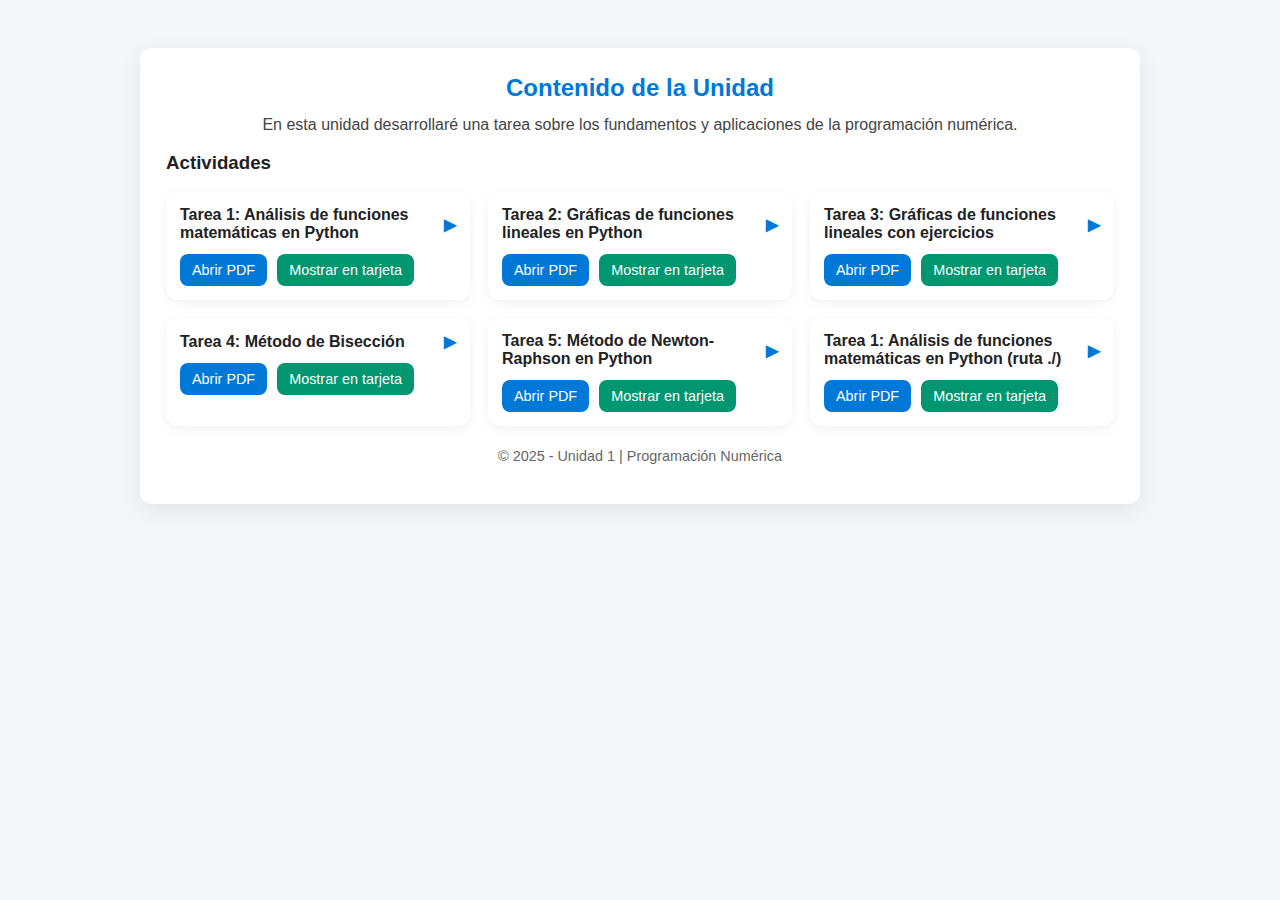
<file: unidad1.html>
<!DOCTYPE html>
<html lang="es">
<head>
  <meta charset="utf-8" />
  <meta name="viewport" content="width=device-width,initial-scale=1" />
  <title>Unidad 1 - Programación Numérica</title>

  <style>
    :root{
      --accent:#0078d7;
      --accent-2:#009670;
      --card-bg: #ffffff;
      --page-bg: #f5f6fa;
    }
    *{box-sizing:border-box}
    body{
      margin:0;
      font-family: Inter, "Segoe UI", Roboto, Arial, sans-serif;
      background:var(--page-bg);
      color:#222;
    }

    /* Contenedor principal */
    main{
      max-width:1000px;
      margin:48px auto;
      padding:26px;
      background:#fff;
      border-radius:12px;
      box-shadow:0 6px 22px rgba(0,0,0,0.08);
    }

    h1,h2,h3{margin:0 0 14px 0}
    h2{color:var(--accent); text-align:center}
    p.lead{margin:0 0 18px; color:#444; text-align:center}

    /* Grid tarjetas */
    .subtemas{
      display:grid;
      grid-template-columns:repeat(auto-fit,minmax(260px,1fr));
      gap:18px;
      margin-top:18px;
    }

    .card{
      background:var(--card-bg);
      border-radius:12px;
      padding:14px;
      box-shadow:0 3px 12px rgba(0,0,0,0.06);
      transition:transform .18s ease, box-shadow .18s ease;
      overflow:visible;
    }
    .card:hover{ transform:translateY(-6px); box-shadow:0 10px 28px rgba(0,0,0,0.12); }

    /* Título clicable */
    .card h4{
      margin:0;
      font-size:1rem;
      cursor:pointer;
      display:flex;
      align-items:center;
      gap:10px;
      user-select:none;
    }
    .chev{
      margin-left:auto;
      transition:transform .25s ease;
      color:var(--accent);
      font-weight:700;
    }
    .card.open .chev{ transform:rotate(90deg) }

    /* Botones de PDF / acciones */
    .card-actions{
      margin-top:12px;
      display:flex;
      gap:10px;
      align-items:center;
    }
    .btn{
      background:var(--accent);
      color:#fff;
      padding:8px 12px;
      border-radius:8px;
      text-decoration:none;
      font-size:.9rem;
      border:0;
      cursor:pointer;
      display:inline-flex;
      align-items:center;
      gap:8px;
    }
    .btn.secondary{
      background:var(--accent-2);
    }
    .btn:active{ transform:translateY(1px) }

    /* Panel detalle que se abre */
    .details{
      margin-top:12px;
      display:none;
      background:#f8fafb;
      padding:12px;
      border-radius:8px;
      border:1px solid rgba(0,0,0,0.04);
      animation:fadeIn .22s ease;
    }
    .details.active{ display:block; }

    .problem{
      font-size:.95rem;
      margin-bottom:10px;
      color:#222;
      line-height:1.35;
    }

    /* Código */
    pre.code{
      background:#0f1724; /* dark block for contrast */
      color:#e6eef8;
      padding:12px;
      border-radius:8px;
      overflow:auto;
      font-family: "Courier New", monospace;
      font-size:.9rem;
      margin:0 0 10px 0;
    }
    .code-toolbar{
      display:flex;
      justify-content:flex-end;
      gap:8px;
      margin-bottom:8px;
    }
    .copy-btn{
      background:transparent;
      border:1px solid rgba(255,255,255,0.12);
      color:#fff;
      padding:6px 10px;
      border-radius:8px;
      cursor:pointer;
      font-size:.85rem;
    }
    .copy-btn:active{ transform:translateY(1px) }

    /* PDF embebido */
    .pdf-wrap{
      margin-top:8px;
    }
    .pdf-frame{
      width:100%;
      min-height:360px;
      border:1px solid rgba(0,0,0,0.06);
      border-radius:6px;
    }

    /* Footer */
    footer{
      text-align:center;
      margin-top:22px;
      color:#666;
      font-size:.9rem;
    }

    @keyframes fadeIn{
      from{ opacity:0; transform:translateY(-6px) }
      to{ opacity:1; transform:translateY(0) }
    }

    /* Responsivo menor pantalla */
    @media (max-width:520px){
      pre.code{ font-size:.78rem }
      .pdf-frame{ min-height:260px }
    }
  </style>
</head>

<body>
  <main>
    <h2>Contenido de la Unidad</h2>
    <p class="lead">En esta unidad desarrollaré una tarea sobre los fundamentos y aplicaciones de la programación numérica.</p>

    <h3>Actividades</h3>

    <div class="subtemas">

      <!-- === tarjeta 1 === -->
      <div class="card" data-task="1">
        <h4 class="task-title">
          Tarea 1: Análisis de funciones matemáticas en Python
          <span class="chev">▶</span>
        </h4>

        <div class="card-actions">
          <!-- Al abrir el detalle también se verá el iframe; este botón mantiene el PDF "como está" -->
          <a class="btn" href="Actividad_1_.pdf" target="_blank" title="Abrir PDF en nueva pestaña">Abrir PDF</a>
          <button class="btn secondary" onclick="openDetailsByCard(this)">Mostrar en tarjeta</button>
        </div>

        <div class="details" aria-hidden="true">
          <div class="problem">
            <!-- Aquí puedes poner el enunciado real del problema -->
            <strong>Enunciado:</strong> Implementar una función que reciba un valor x y calcule f(x) = x² + 3x + 2. Mostrar valores de f(x) para x entre -5 y 5.
          </div>

          <!-- Código ejemplo -->
          <div class="code-toolbar">
            <button class="copy-btn" onclick="copyCodeFor(this)">Copiar código</button>
          </div>
          <pre class="code" data-lang="python">
def analizar_funcion(x):
    return x**2 + 3*x + 2

for i in range(-5, 6):
    print(f"x={i}, f(x)={analizar_funcion(i)}")
          </pre>

          <!-- PDF embebido -->
          <div class="pdf-wrap">
            <object class="pdf-frame" data="Actividad_1_.pdf" type="application/pdf">
              <!-- Fallback si el navegador no muestra el object -->
              <p>Tu navegador no puede mostrar el PDF. <a href="Actividad_1_.pdf" target="_blank">Abrir PDF en nueva pestaña</a></p>
            </object>
          </div>
        </div>
      </div>

      <!-- === tarjeta 2 === -->
      <div class="card" data-task="2">
        <h4 class="task-title">
          Tarea 2: Gráficas de funciones lineales en Python
          <span class="chev">▶</span>
        </h4>

        <div class="card-actions">
          <a class="btn" href="Actividad_2_.pdf" target="_blank" title="Abrir PDF en nueva pestaña">Abrir PDF</a>
          <button class="btn secondary" onclick="openDetailsByCard(this)">Mostrar en tarjeta</button>
        </div>

        <div class="details" aria-hidden="true">
          <div class="problem">
            <strong>Enunciado:</strong> Dibujar la recta y = 2x + 3 usando matplotlib. Mostrar leyenda y grid.
          </div>

          <div class="code-toolbar">
            <button class="copy-btn" onclick="copyCodeFor(this)">Copiar código</button>
          </div>
          <pre class="code" data-lang="python">
import matplotlib.pyplot as plt

x = [i for i in range(-10, 11)]
y = [2*i + 3 for i in x]

plt.plot(x, y, label='y = 2x + 3')
plt.legend()
plt.grid()
plt.show()
          </pre>

          <div class="pdf-wrap">
            <object class="pdf-frame" data="Actividad_2_.pdf" type="application/pdf">
              <p>Tu navegador no puede mostrar el PDF. <a href="Actividad_2_.pdf" target="_blank">Abrir PDF</a></p>
            </object>
          </div>
        </div>
      </div>

      <!-- === tarjeta 3 === -->
      <div class="card" data-task="3">
        <h4 class="task-title">
          Tarea 3: Gráficas de funciones lineales con ejercicios
          <span class="chev">▶</span>
        </h4>

        <div class="card-actions">
          <a class="btn" href="actividad_3.pdf" target="_blank" title="Abrir PDF en nueva pestaña">Abrir PDF</a>
          <button class="btn secondary" onclick="openDetailsByCard(this)">Mostrar en tarjeta</button>
        </div>

        <div class="details" aria-hidden="true">
          <div class="problem">
            <strong>Enunciado:</strong> Crear una función que dibuje la recta y = m x + b, recibir m y b como parámetros y mostrar varios ejemplos.
          </div>

          <div class="code-toolbar">
            <button class="copy-btn" onclick="copyCodeFor(this)">Copiar código</button>
          </div>
          <pre class="code" data-lang="python">
# Ejemplo de función lineal y gráfica
import matplotlib.pyplot as plt

def linea(m, b):
    x = [i for i in range(-5, 6)]
    y = [m*i + b for i in x]
    plt.plot(x, y)
    plt.title(f"y = {m}x + {b}")
    plt.show()
          </pre>

          <div class="pdf-wrap">
            <object class="pdf-frame" data="actividad_3.pdf" type="application/pdf">
              <p>Tu navegador no puede mostrar el PDF. <a href="actividad_3.pdf" target="_blank">Abrir PDF</a></p>
            </object>
          </div>
        </div>
      </div>

      <!-- === tarjeta 4 === -->
      <div class="card" data-task="4">
        <h4 class="task-title">
          Tarea 4: Método de Bisección
          <span class="chev">▶</span>
        </h4>

        <div class="card-actions">
          <a class="btn" href="ACTIVIDAD%204.pdf" target="_blank" title="Abrir PDF en nueva pestaña">Abrir PDF</a>
          <button class="btn secondary" onclick="openDetailsByCard(this)">Mostrar en tarjeta</button>
        </div>

        <div class="details" aria-hidden="true">
          <div class="problem">
            <strong>Enunciado:</strong> Implementar el método de bisección para la función f(x) = x³ - x - 2 y aproximar la raíz entre a=1 y b=2.
          </div>

          <div class="code-toolbar">
            <button class="copy-btn" onclick="copyCodeFor(this)">Copiar código</button>
          </div>
          <pre class="code" data-lang="python">
def f(x):
    return x**3 - x - 2

a, b = 1, 2
for _ in range(10):
    c = (a + b)/2
    if f(a)*f(c) < 0:
        b = c
    else:
        a = c
print("Raíz aproximada:", c)
          </pre>

          <div class="pdf-wrap">
            <object class="pdf-frame" data="ACTIVIDAD%204.pdf" type="application/pdf">
              <p>Tu navegador no puede mostrar el PDF. <a href="ACTIVIDAD%204.pdf" target="_blank">Abrir PDF</a></p>
            </object>
          </div>
        </div>
      </div>

      <!-- === tarjeta 5 === -->
      <div class="card" data-task="5">
        <h4 class="task-title">
          Tarea 5: Método de Newton-Raphson en Python
          <span class="chev">▶</span>
        </h4>

        <div class="card-actions">
          <a class="btn" href="Actividad_05.pdf" target="_blank" title="Abrir PDF en nueva pestaña">Abrir PDF</a>
          <button class="btn secondary" onclick="openDetailsByCard(this)">Mostrar en tarjeta</button>
        </div>

        <div class="details" aria-hidden="true">
          <div class="problem">
            <strong>Enunciado:</strong> Implementar Newton-Raphson para f(x) = x² - 2 con derivada df(x) = 2x. Partir de x0=1 y hacer 5 iteraciones.
          </div>

          <div class="code-toolbar">
            <button class="copy-btn" onclick="copyCodeFor(this)">Copiar código</button>
          </div>
          <pre class="code" data-lang="python">
def f(x): return x**2 - 2
def df(x): return 2*x

x = 1
for i in range(5):
    x = x - f(x)/df(x)
print("Raíz aproximada:", x)
          </pre>

          <div class="pdf-wrap">
            <object class="pdf-frame" data="Actividad_05.pdf" type="application/pdf">
              <p>Tu navegador no puede mostrar el PDF. <a href="Actividad_05.pdf" target="_blank">Abrir PDF</a></p>
            </object>
          </div>
        </div>
      </div>

      <!-- === si quieres duplicados locales con ./ruta los puedes añadir abajo (mantengo tu estructura original) === -->

      <div class="card" data-task="1b">
        <h4 class="task-title">
          Tarea 1: Análisis de funciones matemáticas en Python (ruta ./)
          <span class="chev">▶</span>
        </h4>

        <div class="card-actions">
          <a class="btn" href="./Actividad_1_.pdf" target="_blank">Abrir PDF</a>
          <button class="btn secondary" onclick="openDetailsByCard(this)">Mostrar en tarjeta</button>
        </div>

        <div class="details" aria-hidden="true">
          <div class="problem"><strong>Enunciado:</strong> (misma tarea, ruta con ./)</div>
          <div class="code-toolbar">
            <button class="copy-btn" onclick="copyCodeFor(this)">Copiar código</button>
          </div>
          <pre class="code" data-lang="python">
# Repite el código que ya colocaste arriba o coloca uno nuevo aquí.
          </pre>
          <div class="pdf-wrap">
            <object class="pdf-frame" data="./Actividad_1_.pdf" type="application/pdf">
              <p>Ver <a href="./Actividad_1_.pdf" target="_blank">Abrir PDF</a></p>
            </object>
          </div>
        </div>
      </div>

      <!-- puedes añadir más tarjetas siguiendo el mismo patrón -->

    </div> <!-- .subtemas -->

    <footer>
      <p>© 2025 - Unidad 1 | Programación Numérica</p>
    </footer>
  </main>

  <script>
    // Al hacer clic en el título, abre/cierra el panel detalle
    document.querySelectorAll('.task-title').forEach(title => {
      title.addEventListener('click', () => {
        const card = title.closest('.card');
        toggleCard(card);
      });
    });

    // Botón "Mostrar en tarjeta" actuará igualmente
    function openDetailsByCard(button){
      const card = button.closest('.card');
      toggleCard(card);
      // desplazar suavemente hacia la tarjeta
      card.scrollIntoView({ behavior: 'smooth', block: 'center' });
    }

    function toggleCard(card){
      const details = card.querySelector('.details');
      const isOpen = details.classList.contains('active');
      // cerrar todas para que solo una esté abierta a la vez (opcional)
      document.querySelectorAll('.card').forEach(c => {
        c.classList.remove('open');
        c.querySelectorAll('.details').forEach(d => d.classList.remove('active'));
      });
      if(!isOpen){
        details.classList.add('active');
        card.classList.add('open');
        details.setAttribute('aria-hidden','false');
      } else {
        details.classList.remove('active');
        card.classList.remove('open');
        details.setAttribute('aria-hidden','true');
      }
    }

    // Copiar el código del <pre>. La función copyCodeFor toma el botón y copia el <pre> anterior.
    function copyCodeFor(button){
      const details = button.closest('.details');
      const pre = details.querySelector('pre.code');
      const text = pre.innerText.trim();
      if(!navigator.clipboard){
        // fallback
        const ta = document.createElement('textarea');
        ta.value = text;
        document.body.appendChild(ta);
        ta.select();
        try{ document.execCommand('copy'); alert('Copiado'); }
        catch(e){ alert('No se pudo copiar'); }
        ta.remove();
        return;
      }
      navigator.clipboard.writeText(text).then(()=>{
        const original = button.innerText;
        button.innerText = 'Copiado ✓';
        setTimeout(()=> button.innerText = original, 1800);
      }).catch(err=>{
        alert('Error al copiar: ' + err);
      });
    }

    // Si quieres que una tarea específica comience abierta al cargar, descomenta y ajusta:
    // window.addEventListener('load', () => {
    //   const first = document.querySelector('.card[data-task="1"]');
    //   if(first) toggleCard(first);
    // });

  </script>
</body>
</html>
</file>
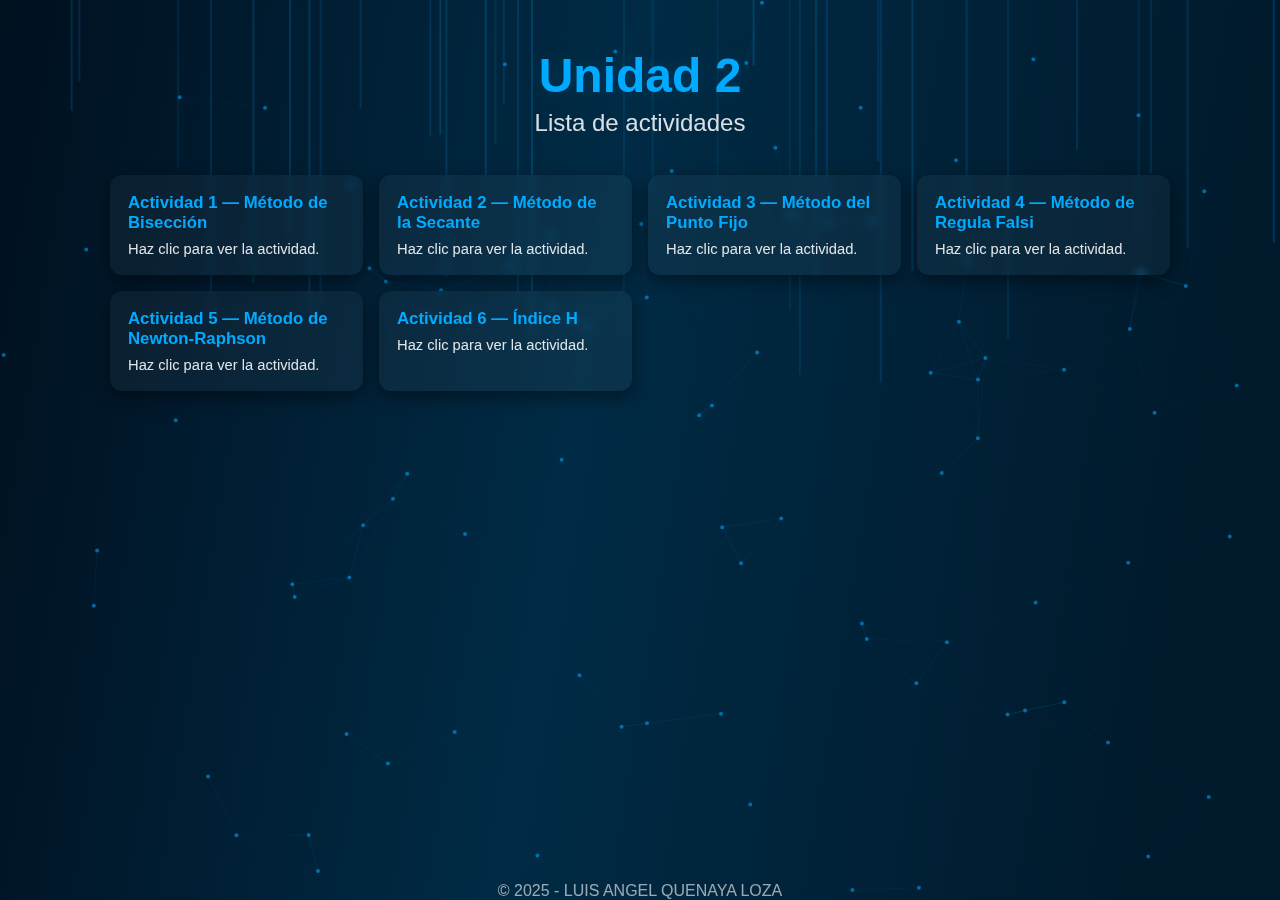
<file: unidad2.html>
<!DOCTYPE html>
<html lang="es">
<head>
  <meta charset="utf-8" />
  <meta name="viewport" content="width=device-width,initial-scale=1" />
  <title>Unidad 2 — Lista de actividades</title>
  <style>
    :root{
      --azul-1:#00aaff;
      --azul-2:#004b9a;
      --blanco:#ffffff;
      --negro:#0b0c10;
      --panel: rgba(255,255,255,0.04);
    }
    html,body{
      height:100%;
      margin:0;
      font-family:"Poppins", Arial, sans-serif;
      background:var(--negro);
      color:var(--blanco);
      -webkit-font-smoothing:antialiased;
      overflow:hidden;
    }
    .bg-canvas{position:fixed;inset:0;z-index:0;pointer-events:none}
    .app{position:relative;z-index:2;min-height:100vh;display:flex;flex-direction:column;align-items:center}
    header{width:100%;text-align:center;padding:48px 20px 10px;box-sizing:border-box;z-index:3}
    header h1{margin:0;font-size:3rem;color:var(--azul-1);text-shadow:0 0 18px rgba(0,170,255,0.12)}
    header h2{margin:6px 0 0;font-weight:400;color:rgba(255,255,255,0.85)}
    .grid-wrap{width:100%;max-width:1100px;padding:28px 20px;box-sizing:border-box;z-index:3;flex:1;display:flex;align-items:flex-start;justify-content:center}
    .grid{display:grid;grid-template-columns:repeat(auto-fit,minmax(240px,1fr));gap:16px;width:100%}
    .card{
      background:var(--panel);
      padding:18px;
      border-radius:12px;
      cursor:pointer;
      transition:transform .28s ease, background .28s ease, box-shadow .28s;
      box-shadow: 0 6px 18px rgba(0,0,0,0.45);
      backdrop-filter: blur(4px);
    }
    .card h3{margin:0;color:var(--azul-1);font-size:1.05rem}
    .card p{margin:8px 0 0 0;color:rgba(255,255,255,0.88);font-size:.92rem}
    .card:hover{
      transform: translateY(-8px) scale(1.02);
      background: linear-gradient(180deg, rgba(0,170,255,0.08), rgba(255,255,255,0.02));
      box-shadow: 0 14px 40px rgba(0,170,255,0.12);
    }
    .detail-screen{display:none;position:fixed;inset:0;background:linear-gradient(180deg, rgba(1,6,20,0.95), rgba(0,0,0,0.96));z-index:30;overflow:auto;padding:36px;box-sizing:border-box;opacity:0;transform: translateX(30px);transition: opacity .32s ease, transform .32s ease;}
    .detail-screen.show{ display:block; opacity:1; transform: translateX(0); }
    .detail-inner{max-width:1100px;margin:0 auto;background:linear-gradient(180deg, rgba(255,255,255,0.02), rgba(255,255,255,0.01));border-radius:12px;padding:18px;box-shadow:0 20px 60px rgba(0,0,0,0.7)}
    .detail-head{display:flex;justify-content:space-between;align-items:center;gap:12px;flex-wrap:wrap}
    .detail-head h2{margin:0;color:var(--azul-1)}
    .controls{display:flex;gap:10px;align-items:center}
    .btn{background:var(--azul-1);color:var(--negro);padding:10px 14px;border-radius:10px;border:none;cursor:pointer;font-weight:700;box-shadow:0 10px 30px rgba(0,170,255,0.12)}
    .btn.secondary{background:#ffffff;color:var(--azul-2)}
    .btn.ghost{background:transparent;color:var(--blanco);border:1px solid rgba(255,255,255,0.06)}
    .content-columns{display:grid;grid-template-columns:1fr 340px;gap:18px;margin-top:14px}
    .enunciado{background:rgba(255,255,255,0.02);padding:14px;border-radius:8px;min-height:160px;color:#e7f7ff;line-height:1.5;outline:none}
    pre.code{background:#030409;color:#e6fbff;border-left:6px solid var(--azul-2);padding:12px;border-radius:8px;overflow:auto;font-family:Consolas,monospace}
    .meta-card{background:var(--panel);padding:12px;border-radius:8px;margin-bottom:12px}
    .footer-small{text-align:center;color:rgba(255,255,255,0.6);margin-top:26px}
    .volver-floating{position:fixed;right:20px;bottom:18px;z-index:40}
    .volver-floating .btn{padding:10px 12px;border-radius:12px}
    @media (max-width:980px){.content-columns{grid-template-columns:1fr}header h1{font-size:2.2rem}}
  </style>
</head>
<body>

  <canvas id="gradCanvas" class="bg-canvas"></canvas>
  <canvas id="barsCanvas" class="bg-canvas"></canvas>
  <canvas id="netCanvas" class="bg-canvas"></canvas>
 <script>
// =========================
// CANVAS 1: GRADIENTE ANIMADO
// =========================
(function(){
  const c = document.getElementById("gradCanvas");
  const ctx = c.getContext("2d");

  function resize(){
    c.width = innerWidth;
    c.height = innerHeight;
  }
  resize();
  addEventListener("resize", resize);

  let t = 0;
  function draw(){
    t += 0.005;

    const g = ctx.createLinearGradient(
      0, 0,
      c.width * Math.cos(t),
      c.height * Math.sin(t)
    );

    g.addColorStop(0, "#00101f");
    g.addColorStop(0.5, "#002b45");
    g.addColorStop(1, "#001a2c");

    ctx.fillStyle = g;
    ctx.fillRect(0,0,c.width,c.height);

    requestAnimationFrame(draw);
  }
  draw();
})();


// =========================
// CANVAS 2: BARRAS DE LUZ
// =========================
(function(){
  const c = document.getElementById("barsCanvas");
  const ctx = c.getContext("2d");

  function resize(){
    c.width = innerWidth;
    c.height = innerHeight;
  }
  resize();
  addEventListener("resize", resize);

  const bars = [];
  const count = 35;

  for(let i=0;i<count;i++){
    bars.push({
      x: Math.random()*c.width,
      h: 80 + Math.random()*300,
      speed: 0.4 + Math.random()*0.6,
      alpha: 0.08 + Math.random()*0.12
    });
  }

  function draw(){
    ctx.clearRect(0,0,c.width,c.height);
    bars.forEach(b=>{
      ctx.fillStyle = `rgba(0,170,255,${b.alpha})`;
      ctx.fillRect(b.x, 0, 2, b.h);
      b.h += Math.sin(Date.now()*0.001 + b.x)*0.6;
    });

    requestAnimationFrame(draw);
  }
  draw();
})();


// =========================
// CANVAS 3: RED NEURONAL
// =========================
(function(){
  const c = document.getElementById("netCanvas");
  const ctx = c.getContext("2d");

  function resize(){
    c.width = innerWidth;
    c.height = innerHeight;
  }
  resize();
  addEventListener("resize", resize);

  const dots = [];
  const count = 90;

  for(let i=0;i<count;i++){
    dots.push({
      x: Math.random()*c.width,
      y: Math.random()*c.height,
      vx: (Math.random()*1 - 0.5)*0.6,
      vy: (Math.random()*1 - 0.5)*0.6
    });
  }

  function draw(){
    ctx.clearRect(0,0,c.width,c.height);

    // Puntos
    dots.forEach(d=>{
      d.x += d.vx;
      d.y += d.vy;

      if(d.x < 0 || d.x > c.width) d.vx *= -1;
      if(d.y < 0 || d.y > c.height) d.vy *= -1;

      ctx.fillStyle = "rgba(0,170,255,0.55)";
      ctx.beginPath();
      ctx.arc(d.x, d.y, 2, 0, Math.PI*2);
      ctx.fill();
    });

    // Conexiones
    for(let i=0;i<count;i++){
      for(let j=i+1;j<count;j++){
        const dx = dots[i].x - dots[j].x;
        const dy = dots[i].y - dots[j].y;
        const dist = Math.sqrt(dx*dx + dy*dy);
        if(dist < 130){
          ctx.strokeStyle = `rgba(0,170,255,${0.12 - (dist/130)*0.12})`;
          ctx.lineWidth = 1;
          ctx.beginPath();
          ctx.moveTo(dots[i].x, dots[i].y);
          ctx.lineTo(dots[j].x, dots[j].y);
          ctx.stroke();
        }
      }
    }

    requestAnimationFrame(draw);
  }
  draw();
})();
</script>

  <div class="app">
    <header>
      <h1>Unidad 2</h1>
      <h2>Lista de actividades</h2>
    </header>

    <div class="grid-wrap">
      <div class="grid" id="activitiesGrid"></div>
    </div>

    <div class="footer-small">© 2025 - LUIS ANGEL QUENAYA LOZA</div>
  </div>

  <div class="detail-screen" id="detailScreen" aria-hidden="true">
    <div class="detail-inner">
      <div class="detail-head">
        <h2 id="detailTitle">Actividad</h2>
        <div class="controls">
          <button class="btn" id="openPdfBtn">📘 Ver PDF</button>
          <button class="btn secondary" id="downloadCodeBtn">💾 Descargar código</button>
          <button class="btn ghost" id="closeDetailBtn">🔙 Volver</button>
        </div>
      </div>

      <div class="content-columns">
        <div>
          <h3 style="color:var(--azul-1);margin:12px 0 6px 0">🧩 Enunciado</h3>
          <div class="enunciado" id="detailEnunciado" contenteditable="false">
            <em>👉 El metodo de biseccion es un procedimiento iterativo para aproximar las raıces de una
 funcion continua f(x). Se basa en el teorema de Bolzano, que indica que si f(a) · f(b) < 0
 en un intervalo [a,b], existe al menos una raız dentro del intervalo..</em>
          </div>

          <h3 style="color:var(--azul-1);margin:14px 0 6px 0">💻 Código de ejemplo</h3>
          <pre class="code" id="detailCode"></pre>
        </div>

        <aside>
          <div class="meta-card">
            <p><strong>Facultad:</strong> FINESI</p>
            <p><strong>Materia:</strong> Programación Numérica</p>
          
            <p><strong>Fecha entrega:</strong> 21/10/2025</p>
          </div>
        </aside>
      </div>
    </div>
  </div>

  <div class="volver-floating" id="floatingBack" style="display:none">
    <button class="btn ghost" id="floatingClose">🔙 Volver</button>
  </div>

  <a id="downloadAnchor" style="display:none"></a>

<script>
const activities = [
  {
    id: 'a1',
    title: 'Actividad 1 — Método de Bisección',
    pdf: 'BISECCION.pdf',
    description: `El método de bisección es un procedimiento numérico que permite encontrar una raíz de una función continua dentro de un intervalo [a, b]. 
Se basa en el teorema de Bolzano, que garantiza la existencia de una raíz si f(a) y f(b) tienen signos opuestos. 
El intervalo se divide sucesivamente hasta que se alcanza una aproximación con el error deseado.`,
    code: `import numpy as np
import matplotlib.pyplot as plt

func_str = input("Ingrese la función f(x): ")  

def f(x):
    return eval(func_str, {"np": np, "x": x})

a = float(input("Ingrese el valor inicial a: "))
b = float(input("Ingrese el valor inicial b: "))

tol = 1e-6
max_iter = 100

print("\\nIter | a        | b        | xm       | f(xm)    | Error")
print("--------------------------------------------------------")

for i in range(1, max_iter+1):
    xm = (a + b)/2
    fxm = f(xm)
    error = (b - a)/2
    print(f"{i:4d} | {a:8.6f} | {b:8.6f} | {xm:8.6f} | {fxm:8.6f} | {error:8.6f}")
    
    if abs(fxm) < tol or error < tol:
        raiz = xm
        print(f"\\nRaíz aproximada: {raiz:.6f} encontrada en {i} iteraciones")
        break
    
    if f(a)*fxm < 0:
        b = xm
    else:
        a = xm
else:
    print("\\nNo se alcanzó la convergencia después del máximo de iteraciones")

margen = (b - a)*0.1
xmin = a - margen
xmax = b + margen
x = np.linspace(xmin, xmax, 400)
y = f(x)

plt.plot(x, y, label=f"f(x) = {func_str}")
plt.axhline(0, color='black', linestyle='--')
plt.axvline(raiz, color='red', linestyle='--', label=f"Raíz ≈ {raiz:.6f}")
plt.title("Método de Bisección")
plt.xlabel("x")
plt.ylabel("f(x)")
plt.legend()
plt.grid(True)
plt.show()`
  },

  {
    id: 'a2',
    title: 'Actividad 2 — Método de la Secante',
    pdf: 'Secante.pdf',
    description: `El método de la secante es una técnica iterativa para encontrar raíces sin necesidad de derivadas. 
Utiliza dos valores iniciales y construye una recta secante entre los puntos (x₀, f(x₀)) y (x₁, f(x₁)). 
El punto donde esa recta corta el eje x se usa como nueva aproximación. Es más rápido que la bisección, pero menos estable si los puntos iniciales no son adecuados.`,
    code: `import numpy as np
import matplotlib.pyplot as plt

func_str = input("Ingrese la función f(x): ")

function...`
  },

  {
    id: 'a3',
    title: 'Actividad 3 — Método del Punto Fijo',
    pdf: 'Puntofijo.pdf',
    description: `El método del punto fijo consiste en transformar la ecuación f(x)=0 en una equivalente x=g(x). 
Luego, se aplica el proceso iterativo xₙ₊₁=g(xₙ). 
Si g(x) cumple ciertas condiciones de convergencia (como |g’(x)|<1 cerca de la raíz), las aproximaciones convergerán al valor real.`,
    code: `import numpy as np
import matplotlib.pyplot as plt

print("=== MÉTODO DEL PUNTO FIJO ===")

func_str = input("f(x) = ")
g_str = input("g(x) = ")

function...`
  },

  {
    id: 'a4',
    title: 'Actividad 4 — Método de Regula Falsi',
    pdf: 'Regulafalsi.pdf',
    description: `El método de Regula Falsi combina las ideas del método de bisección y del método de la secante. 
Traza una recta entre los puntos (a, f(a)) y (b, f(b)) donde f(a)·f(b)<0, y usa la intersección con el eje x como nueva aproximación.`,
    code: `import numpy as np
import matplotlib.pyplot as plt

function...`
  },   // ← ESTA COMA FALTABA

  {
    id: 'a5',
    title: 'Actividad 5 — Método de Newton-Raphson',
    pdf: 'Actividad_05.pdf',
    description: `El método de Newton-Raphson es un procedimiento iterativo que permite obtener una aproximación de las raíces reales de una función continua y derivable.`,
    code: `import numpy as np
import matplotlib.pyplot as plt
import time

function...`
  },

  {
    id: 'a6',
    title: 'Actividad 6 — Índice H',
    pdf: 'Actividad6.pdf',
    description: `El índice H es un indicador que mide la productividad científica y el impacto de los investigadores.`,
    code: `
<h3>Autores de otros países y su índice H</h3>
<table border="1" style="border-collapse: collapse; width: 100%;">
<thead>
<tr>
<th>Autor</th>
<th>Investigación</th>
<th>N° publicaciones</th>
<th>Índice H</th>
</tr>
</thead>
<tbody>
<tr>
<td><a href="https://www.scopus.com/authid/detail.uri?authorId=36545025500">Grau, Àngela</a></td>
<td><i>A new class of secant-like methods for solving nonlinear systems of equations</i></td>
<td>12</td>
<td>9</td>
</tr>
<tr>
<td><a href="https://www.scopus.com/authid/detail.uri?authorId=6602720000">Díaz-Barrero, José Luis</a></td>
<td><i>On the local convergence of a family of two-step iterative methods for solving nonlinear equations</i></td>
<td>41</td>
<td>12</td>
</tr>
<tr>
<td><a href="https://www.scopus.com/authid/detail.uri?authorId=7004530784">Argyros, Ioannis Konstantinos</a></td>
<td><i>An algorithm for nonlinear problems with variational inequality methods</i></td>
<td>931</td>
<td>33</td>
</tr>
</tbody>
</table>`
  }
];

  

const activitiesGrid = document.getElementById('activitiesGrid');
const detailScreen = document.getElementById('detailScreen');
const detailTitle = document.getElementById('detailTitle');
const detailEnunciado = document.getElementById('detailEnunciado');
const detailCode = document.getElementById('detailCode');
const openPdfBtn = document.getElementById('openPdfBtn');
const downloadCodeBtn = document.getElementById('downloadCodeBtn');
const closeDetailBtn = document.getElementById('closeDetailBtn');
const floatingBack = document.getElementById('floatingBack');
const floatingClose = document.getElementById('floatingClose');

let currentActivity = null;

function renderList(){
  activitiesGrid.innerHTML = '';
  activities.forEach(act=>{
    const div = document.createElement('div');
    div.className = 'card';
    div.innerHTML = `<h3>${act.title}</h3><p>Haz clic para ver la actividad.</p>`;
    div.onclick = ()=> openDetail(act);
    activitiesGrid.appendChild(div);
  });
}

function openDetail(act){
  currentActivity = act;
  detailTitle.textContent = act.title;
  detailEnunciado.textContent = act.description;
  detailCode.textContent = act.code;
  openPdfBtn.onclick = ()=> window.open(act.pdf, '_blank');
  downloadCodeBtn.onclick = ()=> downloadCode(act.title + '.py', detailCode.innerText);
  detailScreen.classList.add('show');
  floatingBack.style.display = 'block';
}

function closeDetail(){
  detailScreen.classList.remove('show');
  floatingBack.style.display = 'none';
}

closeDetailBtn.addEventListener('click', closeDetail);
floatingClose.addEventListener('click', closeDetail);
document.addEventListener('keydown', e=>{ if(e.key==='Escape') closeDetail(); });

function downloadCode(name, content){
  const a=document.getElementById('downloadAnchor');
  const blob=new Blob([content],{type:'text/x-python'});
  a.href=URL.createObjectURL(blob);
  a.download=name;
  a.click();
  setTimeout(()=>URL.revokeObjectURL(a.href),1000);
}

renderList();
</script>

</body>
</html>
</file>
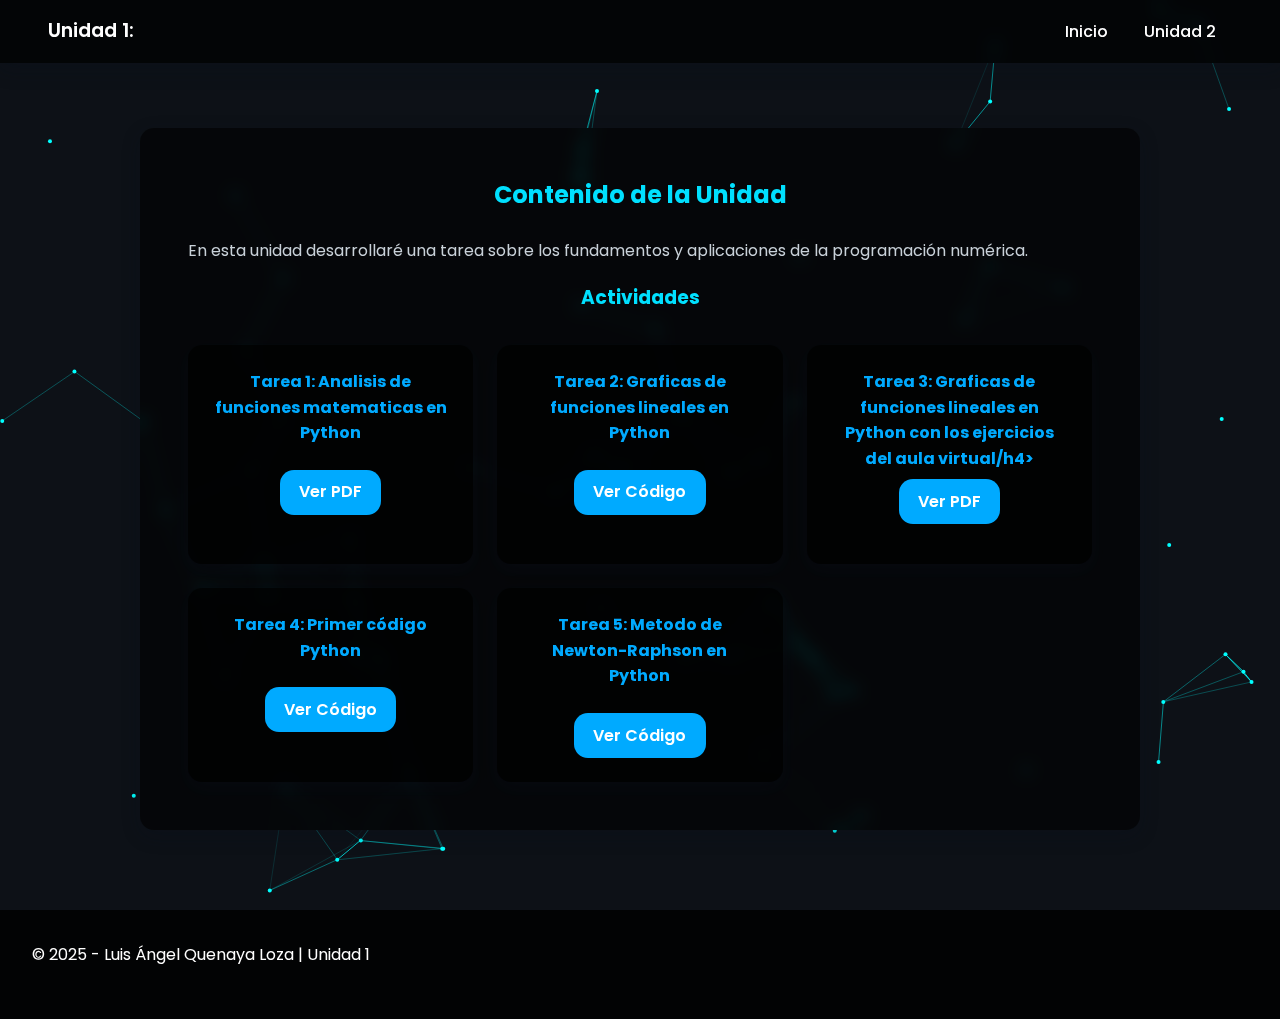
<file: pagina web/unidad1.html>
<!DOCTYPE html>
<html lang="es">
<head>
  <meta charset="UTF-8">
  <meta name="viewport" content="width=device-width, initial-scale=1.0">
  <title>Unidad 1 - Introducción a las Redes Neuronales</title>
  <link href="https://fonts.googleapis.com/css2?family=Poppins:wght@400;600&display=swap" rel="stylesheet">
  <style>
    :root {
      --accent: #00aaff;
      --accent-2: #00e0ff;
      --muted: #c9d1d9;
      --radius: 14px;
      --shadow: 0 6px 18px rgba(11,18,30,0.3);
      font-family: 'Poppins', sans-serif;
    }

    * { margin: 0; padding: 0; box-sizing: border-box; }

    body {
      background: #0d1117;
      color: var(--muted);
      line-height: 1.6;
      overflow-x: hidden;
    }

    canvas#network {
      position: fixed;
      top: 0; left: 0;
      width: 100%;
      height: 100%;
      z-index: -1;
      background: #0d1117;
    }

    header {
      position: fixed;
      top: 0;
      left: 0;
      width: 100%;
      background: rgba(0, 0, 0, 0.7);
      color: white;
      display: flex;
      justify-content: space-between;
      align-items: center;
      padding: 1rem 3rem;
      z-index: 1000;
      box-shadow: var(--shadow);
      backdrop-filter: blur(8px);
    }

    header h1 { font-size: 1.2rem; font-weight: 600; }
    nav a {
      color: white;
      margin: 0 1rem;
      text-decoration: none;
      font-weight: 500;
      transition: color 0.3s ease;
    }
    nav a:hover { color: var(--accent-2); }

    main {
      max-width: 1000px;
      margin: 8rem auto 5rem;
      padding: 3rem;
      background: rgba(0,0,0,0.6);
      border-radius: var(--radius);
      box-shadow: var(--shadow);
      backdrop-filter: blur(8px);
      animation: fadeIn 2s ease;
    }

    h2, h3 {
      color: var(--accent-2);
      text-align: center;
      margin-bottom: 1.5rem;
    }

    p {
      text-align: justify;
      margin-bottom: 1.2rem;
    }

    .subtemas {
      margin-top: 2rem;
      display: grid;
      grid-template-columns: repeat(auto-fit, minmax(250px, 1fr));
      gap: 1.5rem;
    }

    .card {
      background: rgba(0,0,0,0.7);
      border-radius: var(--radius);
      box-shadow: var(--shadow);
      padding: 1.5rem;
      text-align: center;
      transition: transform 0.3s ease, box-shadow 0.3s ease;
    }

    .card:hover {
      transform: scale(1.05);
      box-shadow: 0 0 15px var(--accent-2);
    }

    .card h4 {
      color: var(--accent);
      margin-bottom: 1rem;
    }

    .btn {
      display: inline-block;
      margin-top: 0.5rem;
      padding: 0.6rem 1.2rem;
      background: var(--accent);
      border-radius: var(--radius);
      color: white;
      text-decoration: none;
      font-weight: 600;
      transition: background 0.3s ease;
    }
    .btn:hover { background: var(--accent-2); }

    footer {
      background: rgba(0, 0, 0, 0.8);
      color: white;
      text-align: center;
      padding: 2rem;
      margin-top: 3rem;
    }

    @keyframes fadeIn {
      from { opacity: 0; transform: translateY(40px); }
      to { opacity: 1; transform: translateY(0); }
    }
  </style>
</head>
<body>

  <!-- Fondo animado -->
  <canvas id="network"></canvas>

  <header>
    <h1>Unidad 1:</h1>
    <nav>
      <a href="index.html">Inicio</a>
      <a href="unidad2.html">Unidad 2</a>
    </nav>
  </header>

  <main>
    <h2>Contenido de la Unidad</h2>
    <p>En esta unidad desarrollaré una tarea sobre los fundamentos y aplicaciones de la programación numérica.</p>

    <h3> Actividades</h3>

    <div class="subtemas">
      <div class="card">
        <h4>Tarea 1: Analisis de funciones matematicas en Python</h4>

        <a href="pdf/Actividad_1_.pdf" target="_blank" class="btn">Ver PDF</a>
      </div>
    
      <div class="card">
        <h4>Tarea 2:  Graficas de funciones lineales en Python</h4>
        <a href="pdf/Actividad_2_.pdf" target="_blank" class="btn">Ver Código</a>
      </div>

      <div class="card">
        <h4>Tarea 3: Graficas de funciones lineales en Python con los ejercicios del aula virtual/h4>
        <a href="pdf/actividad_3.pdf" target="_blank" class="btn">Ver PDF</a>
      </div>

      <div class="card">
        <h4>Tarea 4: Primer código Python</h4>
        <a href="pdf/Actividad_1_.pdf" target="_blank" class="btn">Ver Código</a>
      </div>

      <div class="card">
        <h4>Tarea 5: Metodo de Newton-Raphson en Python</h4>
        <a href="pdf/Actividad_05.pdf" target="_blank" class="btn">Ver Código</a>
      </div>

    </div>
  </main>

  <footer>
    <p>© 2025 - Luis Ángel Quenaya Loza | Unidad 1</p>
  </footer>

  <script>
    // Fondo de red neuronal animado
    const canvas = document.getElementById('network');
    const ctx = canvas.getContext('2d');
    let w, h, nodes;

    function resize() {
      w = canvas.width = window.innerWidth;
      h = canvas.height = window.innerHeight;
      nodes = Array(70).fill().map(() => ({
        x: Math.random() * w,
        y: Math.random() * h,
        vx: (Math.random() - 0.5) * 0.6,
        vy: (Math.random() - 0.5) * 0.6
      }));
    }
    window.addEventListener('resize', resize);
    resize();

    function draw() {
      ctx.clearRect(0, 0, w, h);
      for (let i = 0; i < nodes.length; i++) {
        const n1 = nodes[i];
        n1.x += n1.vx;
        n1.y += n1.vy;
        if (n1.x < 0 || n1.x > w) n1.vx *= -1;
        if (n1.y < 0 || n1.y > h) n1.vy *= -1;

        ctx.beginPath();
        ctx.arc(n1.x, n1.y, 2, 0, Math.PI * 2);
        ctx.fillStyle = '#00ffff';
        ctx.fill();

        for (let j = i + 1; j < nodes.length; j++) {
          const n2 = nodes[j];
          const dx = n1.x - n2.x;
          const dy = n1.y - n2.y;
          const dist = Math.sqrt(dx * dx + dy * dy);
          if (dist < 120) {
            ctx.strokeStyle = `rgba(0,255,255,${1 - dist / 120})`;
            ctx.beginPath();
            ctx.moveTo(n1.x, n1.y);
            ctx.lineTo(n2.x, n2.y);
            ctx.stroke();
          }
        }
      }
      requestAnimationFrame(draw);
    }
    draw();
  </script>
</body>
</html>
</file>
